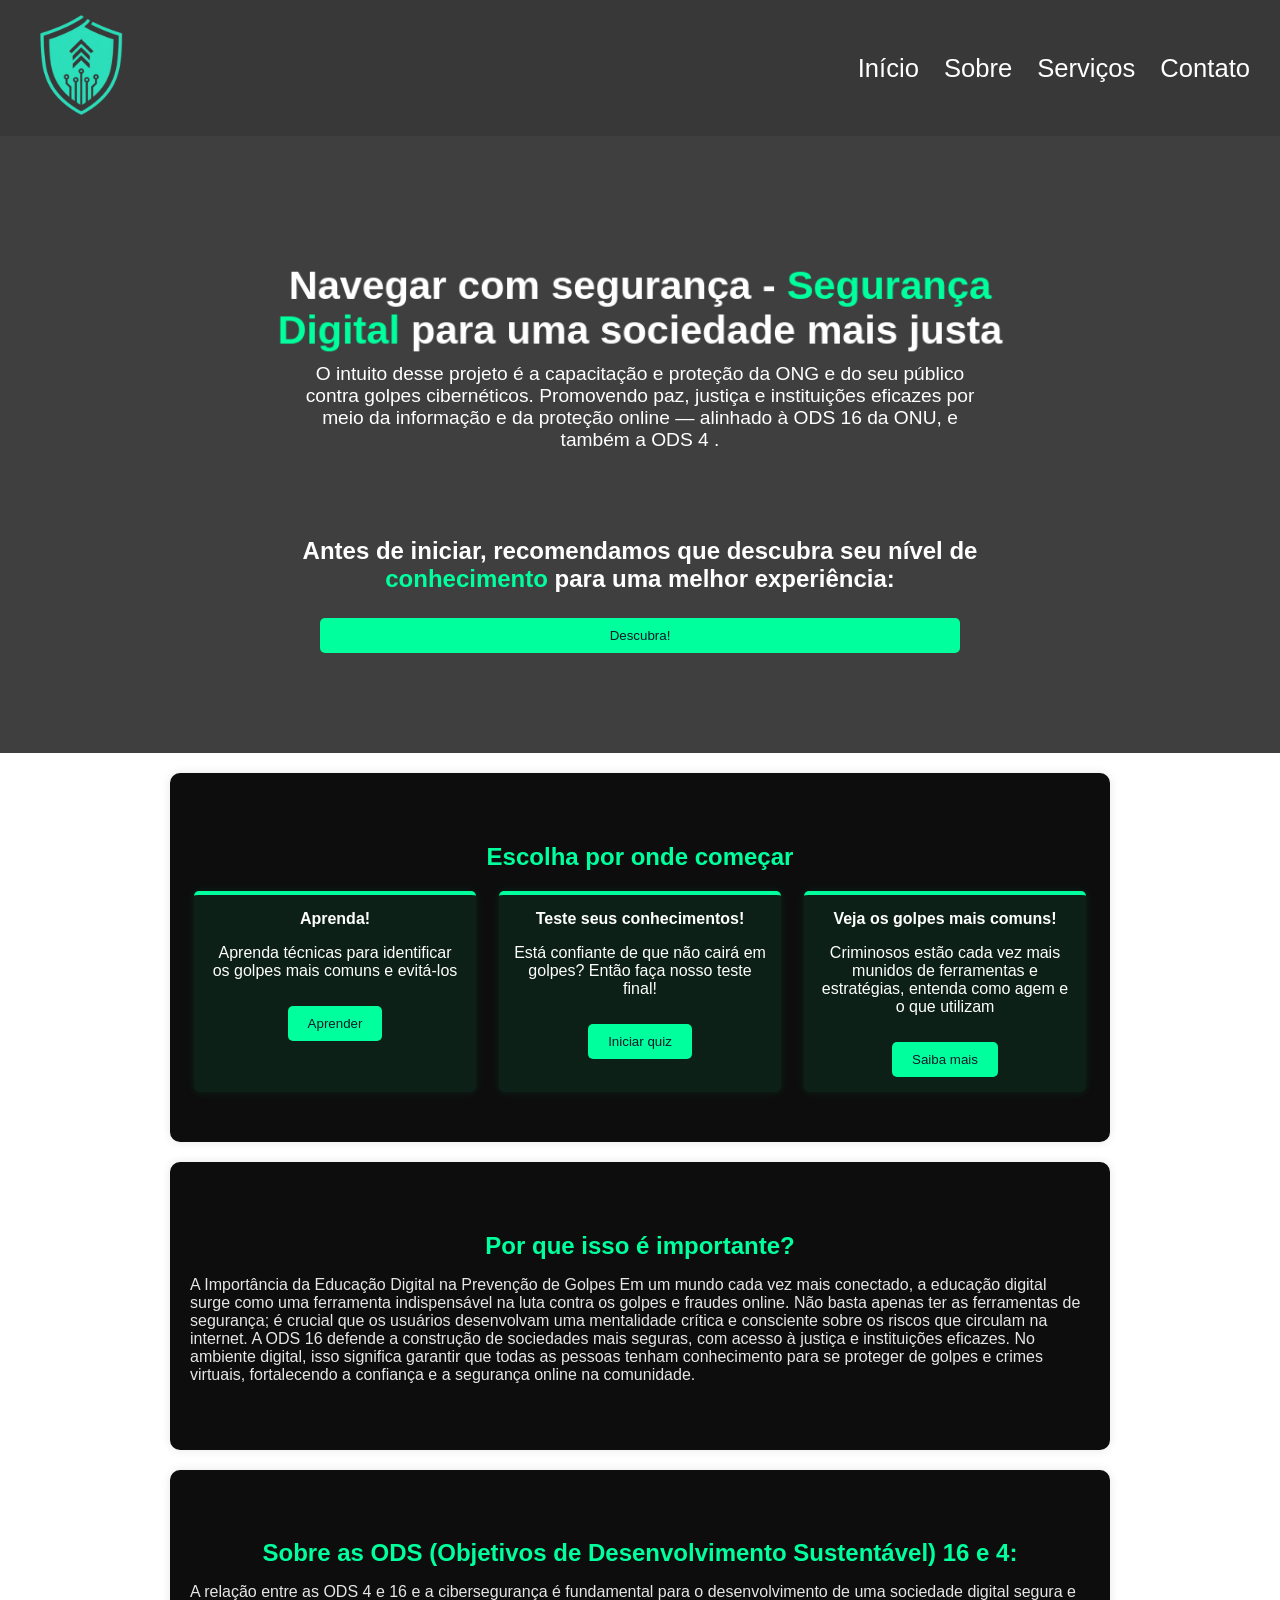
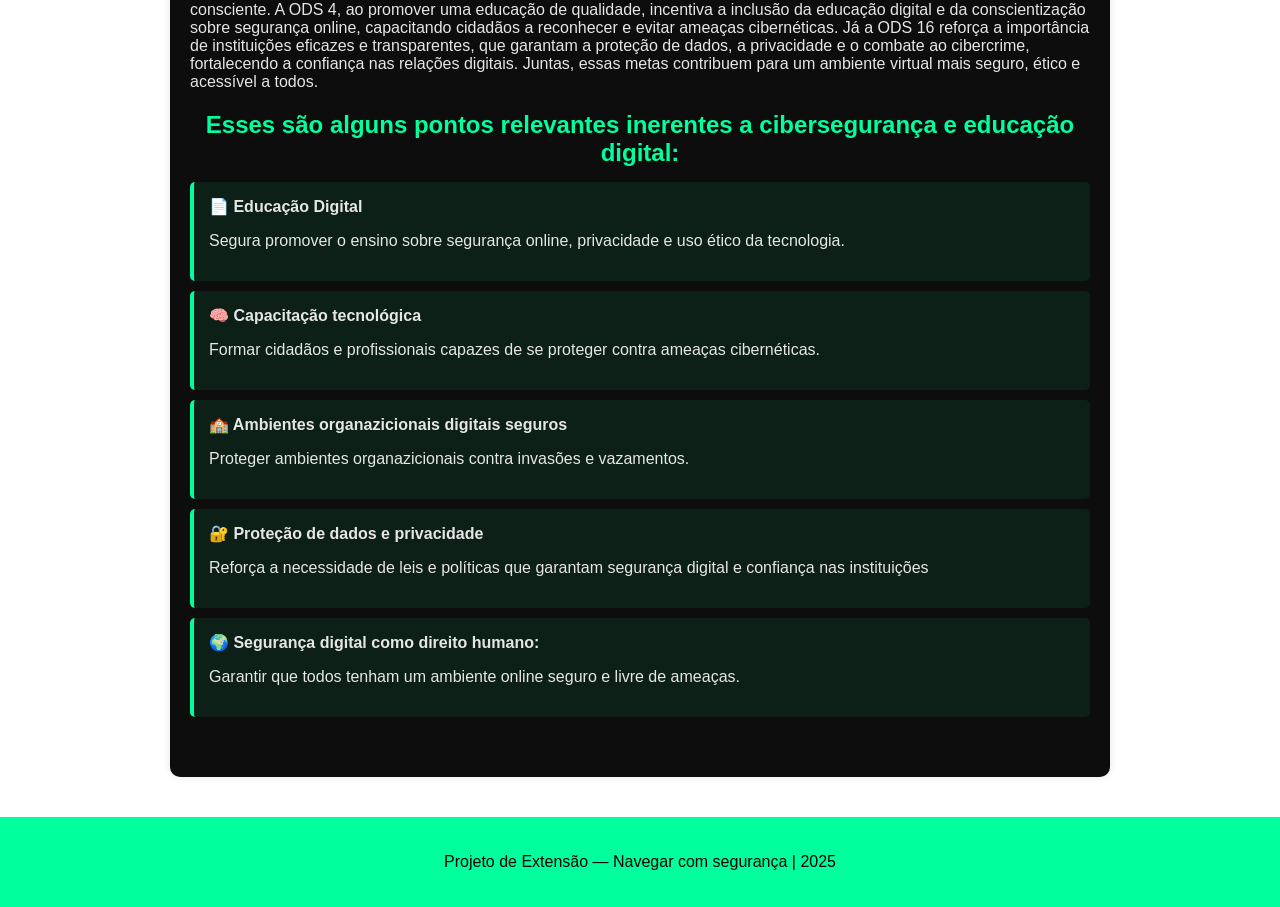
<file: index.html>
<!DOCTYPE html>
<html lang="pt-BR">
<head>
    <meta charset="UTF-8" />
    <meta name="viewport" content="width=device-width, initial-scale=1.0" />
    <link rel="stylesheet" href="css/style.css">
    <title>Página Inicial</title>
</head>
<body>

    <nav class="navbar">
    <div class="logo"><img src="assets/Gemini_Generated_Image_8ipore8ipore8ipo.png" style="width: 100px;" alt="Logo"></div>
    <ul class="nav-links" id="navLinks">
      <li><a href="#">Início</a></li>
      <li><a href="#">Sobre</a></li>
      <li><a href="#">Serviços</a></li>
      <li><a href="#">Contato</a></li>
    </ul>
    <div class="menu-toggle" id="menuToggle">&#9776;</div>
  </nav>

  <script>
    // Script simples para abrir/fechar o menu no mobile
    const menuToggle = document.getElementById('menuToggle');
    const navLinks = document.getElementById('navLinks');

    menuToggle.addEventListener('click', () => {
      navLinks.classList.toggle('active');
    });
  </script>



    <header class="hero">
        <div class="overlay"></div>
        <div class="conteudo-hero">
            <h1 class="animar"> Navegar com segurança - <span style="color: #00ff9d;"> Segurança Digital</span>  para uma sociedade mais justa</h1>
            <p>O intuito desse projeto é a capacitação e proteção da ONG e do seu público contra golpes cibernéticos. Promovendo paz, justiça e instituições eficazes por meio da informação e da proteção online — alinhado à ODS 16 da ONU, e também a ODS 4 . <br><br><br><br></p> 
            <h2 style="color: white;">Antes de iniciar, recomendamos que descubra seu nível de <span style="color: #00ff9d;"> conhecimento</span> para uma melhor experiência:</h2>
            <a href="quiz.html"><button style="width: 80%; " id="botao-opcoes">Descubra!</button></a>
        </div>
    </header>


<section id="opcoes-modulos">
  <h2>Escolha por onde começar</h2>

  <div class="container-modulos">
    <div class="modulos">
      <strong>Aprenda!</strong>
      <p>Aprenda técnicas para identificar os golpes mais comuns e evitá-los</p>
      <a href="aprenda.html"><button id="botao-opcoes" >Aprender</button></a>
    </div>

    <div class="modulos">
      <strong>Teste seus conhecimentos!</strong>
      <p>Está confiante de que não cairá em golpes? Então faça nosso teste final!</p>
      <a href="questionarioFinal.html"><button id="botao-opcoes">Iniciar quiz</button></a>
    </div>

    <div class="modulos">
      <strong>Veja os golpes mais comuns!</strong>
      <p>Criminosos estão cada vez mais munidos de ferramentas e estratégias, entenda como agem e o que utilizam</p>
      <a href="golpes.html"><button id="botao-opcoes">Saiba mais</button></a>
    </div>
  </div>
</section>


    <section id="importancia">
        <h2 style="text-align: center;">Por que isso é importante?</h2>
        <p>A Importância da Educação Digital na Prevenção de Golpes
            Em um mundo cada vez mais conectado, a educação digital surge como uma ferramenta indispensável na luta contra os golpes e fraudes online. Não basta apenas ter as ferramentas de segurança; é crucial que os usuários desenvolvam uma mentalidade crítica e consciente sobre os riscos que circulam na internet. 
            A ODS 16 defende a construção de sociedades mais seguras, com acesso à justiça e instituições eficazes. No ambiente digital, isso significa garantir que todas as pessoas tenham conhecimento para se proteger de golpes e crimes virtuais, fortalecendo a confiança e a segurança online na comunidade.</p>
    </section>


    <section id="tipos-golpes">
        <h2 style="text-align: center;">Sobre as ODS (Objetivos de Desenvolvimento Sustentável) 16 e 4:</h2>
        <p>A relação entre as ODS 4 e 16 e a cibersegurança é fundamental para o desenvolvimento de uma sociedade digital segura e consciente. A ODS 4, ao promover uma educação de qualidade, incentiva a inclusão da educação digital e da conscientização sobre segurança online, capacitando cidadãos a reconhecer e evitar ameaças cibernéticas. Já a ODS 16 reforça a importância de instituições eficazes e transparentes, que garantam a proteção de dados, a privacidade e o combate ao cibercrime, fortalecendo a confiança nas relações digitais. Juntas, essas metas contribuem para um ambiente virtual mais seguro, ético e acessível a todos.</p>

        <h2 style="text-align: center;">Esses são alguns pontos relevantes inerentes a cibersegurança e educação digital:</h2>

        <div class="golpe">
            <strong>📄 Educação Digital</strong>
            <p> Segura promover o ensino sobre segurança online, privacidade e uso ético da tecnologia.</p>
        </div>

        <div class="golpe">
            <strong>🧠 Capacitação tecnológica</strong>
            <p>Formar cidadãos e profissionais capazes de se proteger contra ameaças cibernéticas.</p>
        </div>

        <div class="golpe">
            <strong>🏫 Ambientes organazicionais digitais seguros</strong>
            <p> Proteger ambientes organazicionais contra invasões e vazamentos.</p>
        </div>

        <div class="golpe">
            <strong>🔐 Proteção de dados e privacidade</strong>
            <p>Reforça a necessidade de leis e políticas que garantam segurança digital e confiança nas instituições</p>
        </div>

        <div class="golpe">
            <strong>🌍 Segurança digital como direito humano:</strong>
            <p>Garantir que todos tenham um ambiente online seguro e livre de ameaças.</p>
        </div>

    </section>


    <footer>
        <p>Projeto de Extensão — Navegar com segurança | 2025</p>
    </footer>
</body>
</html>
</file>
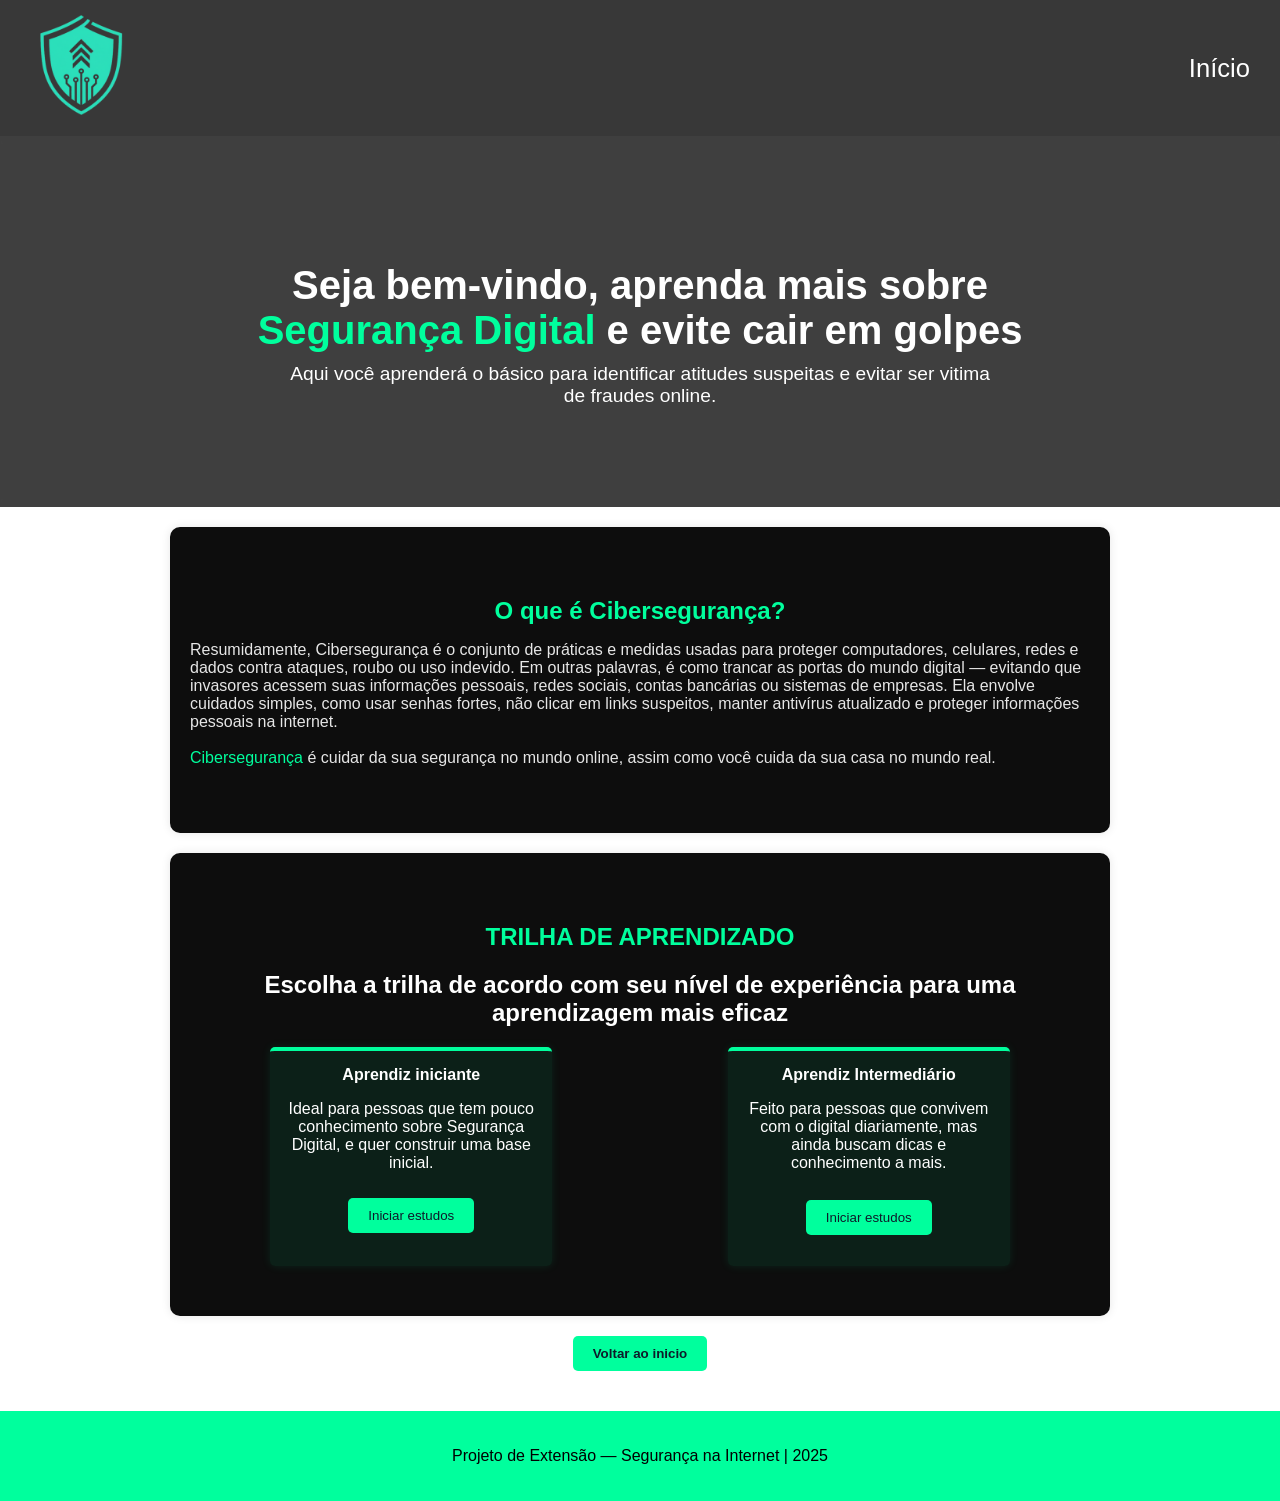
<file: aprenda.html>
<!DOCTYPE html>
<html lang="pt-BR">
<head>
    <meta charset="UTF-8" />
    <meta name="viewport" content="width=device-width, initial-scale=1.0" />
    <link rel="stylesheet" href="css/style.css">
    <title>Aprenda</title>
</head>
<body>

    <nav class="navbar">
    <div class="logo"><img src="assets/Gemini_Generated_Image_8ipore8ipore8ipo.png" style="width: 100px;" alt="Logo"></div>
    <ul class="nav-links" id="navLinks">
      <li><a href="index.html">Início</a></li>

    </ul>
    <div class="menu-toggle" id="menuToggle">&#9776;</div>
  </nav>

  <script>
    // Script simples para abrir/fechar o menu no mobile
    const menuToggle = document.getElementById('menuToggle');
    const navLinks = document.getElementById('navLinks');

    menuToggle.addEventListener('click', () => {
      navLinks.classList.toggle('active');
    });
  </script>



    <header class="hero">
        <div class="overlay"></div>
        <div class="conteudo-hero">
            <h1 class="animar"> Seja bem-vindo, aprenda mais sobre <span style="color: #00ff9d;"> Segurança Digital</span>  e evite cair em golpes</h1>
            <p> Aqui você aprenderá o básico para identificar atitudes suspeitas e evitar ser vitima de fraudes online.</p>
        </div>
    </header>


    <section id="importancia">
        <h2 style="text-align: center;">O que é Cibersegurança?</h2>
        <p>Resumidamente, Cibersegurança é o conjunto de práticas e medidas usadas para proteger computadores, celulares, redes e dados contra ataques, roubo ou uso indevido.
Em outras palavras, é como trancar as portas do mundo digital — evitando que invasores acessem suas informações pessoais, redes sociais, contas bancárias ou sistemas de empresas.
Ela envolve cuidados simples, como usar senhas fortes, não clicar em links suspeitos, manter antivírus atualizado e proteger informações pessoais na internet. <br><br>


<span style="color: #00ff9d;">Cibersegurança</span> é cuidar da sua segurança no mundo online, assim como você cuida da sua casa no mundo real.</p>
    </section>

<section id="opcoes-modulos">
    <h2> TRILHA DE APRENDIZADO</h2>
  <h2 style="color: white;">Escolha a trilha de acordo com seu nível de experiência para uma aprendizagem mais eficaz</h2>

  <div class="container-modulos">
    <div class="modulos">
      <strong>Aprendiz iniciante</strong>
      <p>Ideal para pessoas que tem pouco conhecimento sobre Segurança Digital, e quer construir uma base inicial.</p>
      <a href="trilhaIniciante.html"><button id="botao-opcoes">Iniciar estudos</button></a>
    </div>

    <div class="modulos">
      <strong>Aprendiz Intermediário</strong>
      <p>Feito para pessoas que convivem com o digital diariamente, mas ainda buscam dicas e conhecimento a mais. <BR><br>
      <a href="trilhaIntermediario.html"><button id="botao-opcoes">Iniciar estudos</button></a>
      

      
    </div>

  </div>
  
</section>


  <div style="text-align: center; margin-top: 20px; margin-bottom: 20px;">
    <a href="index.html"><button class="botao-form">Voltar ao inicio</button></a>
  </div>

    <footer>
        <p>Projeto de Extensão — Segurança na Internet | 2025</p>
    </footer>
</body>
</html>
</file>
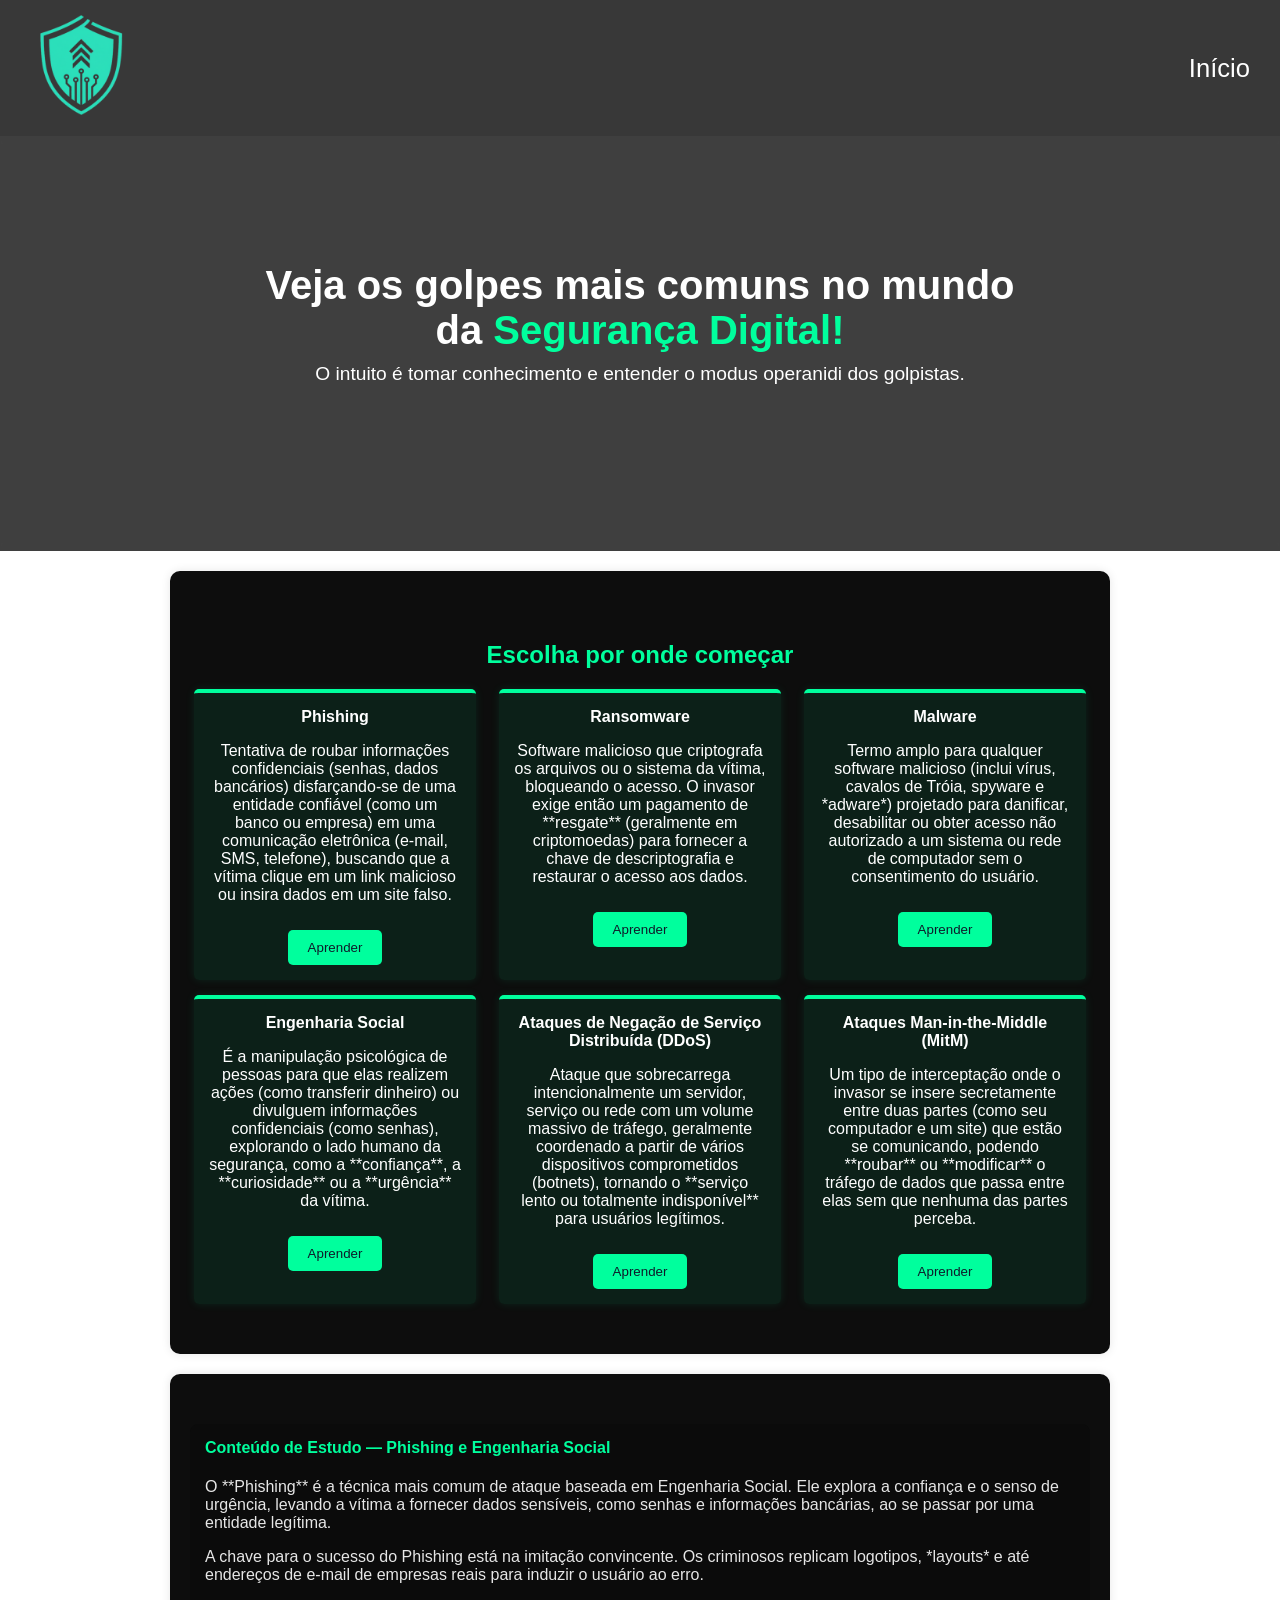
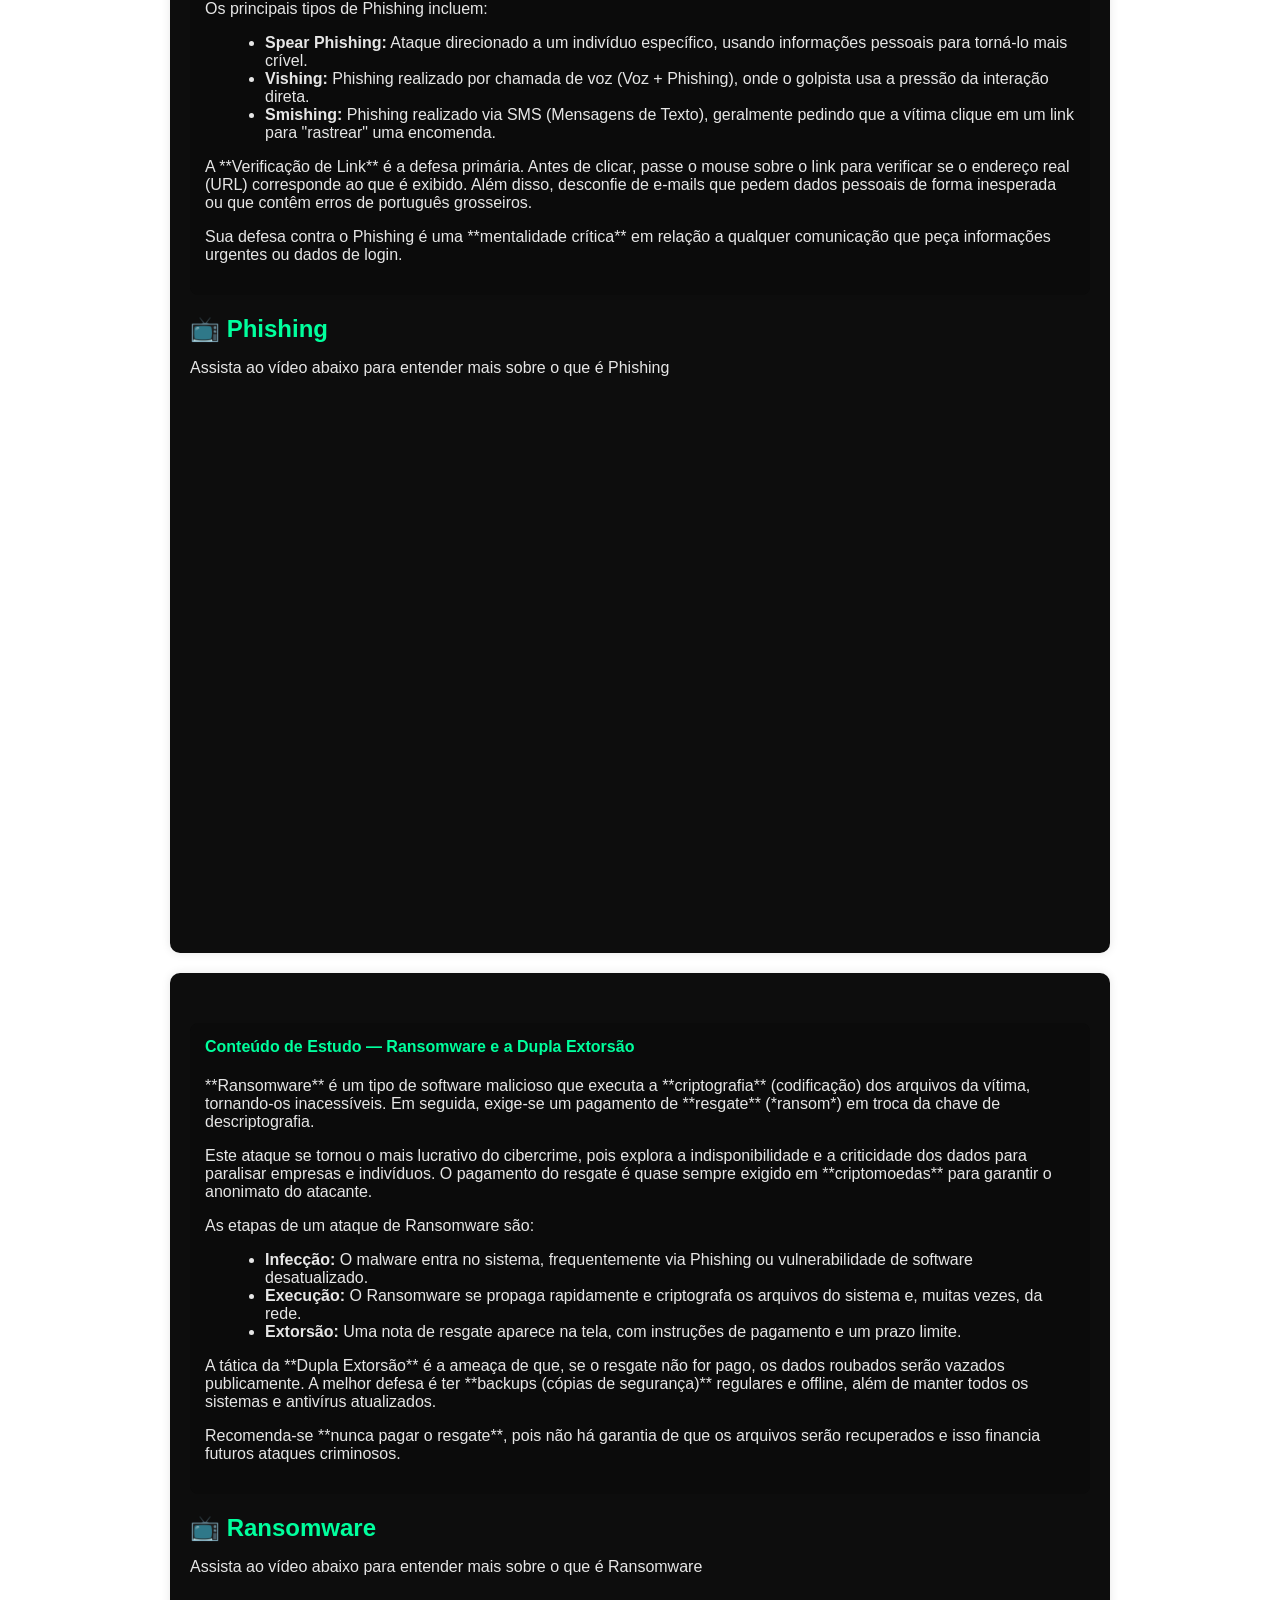
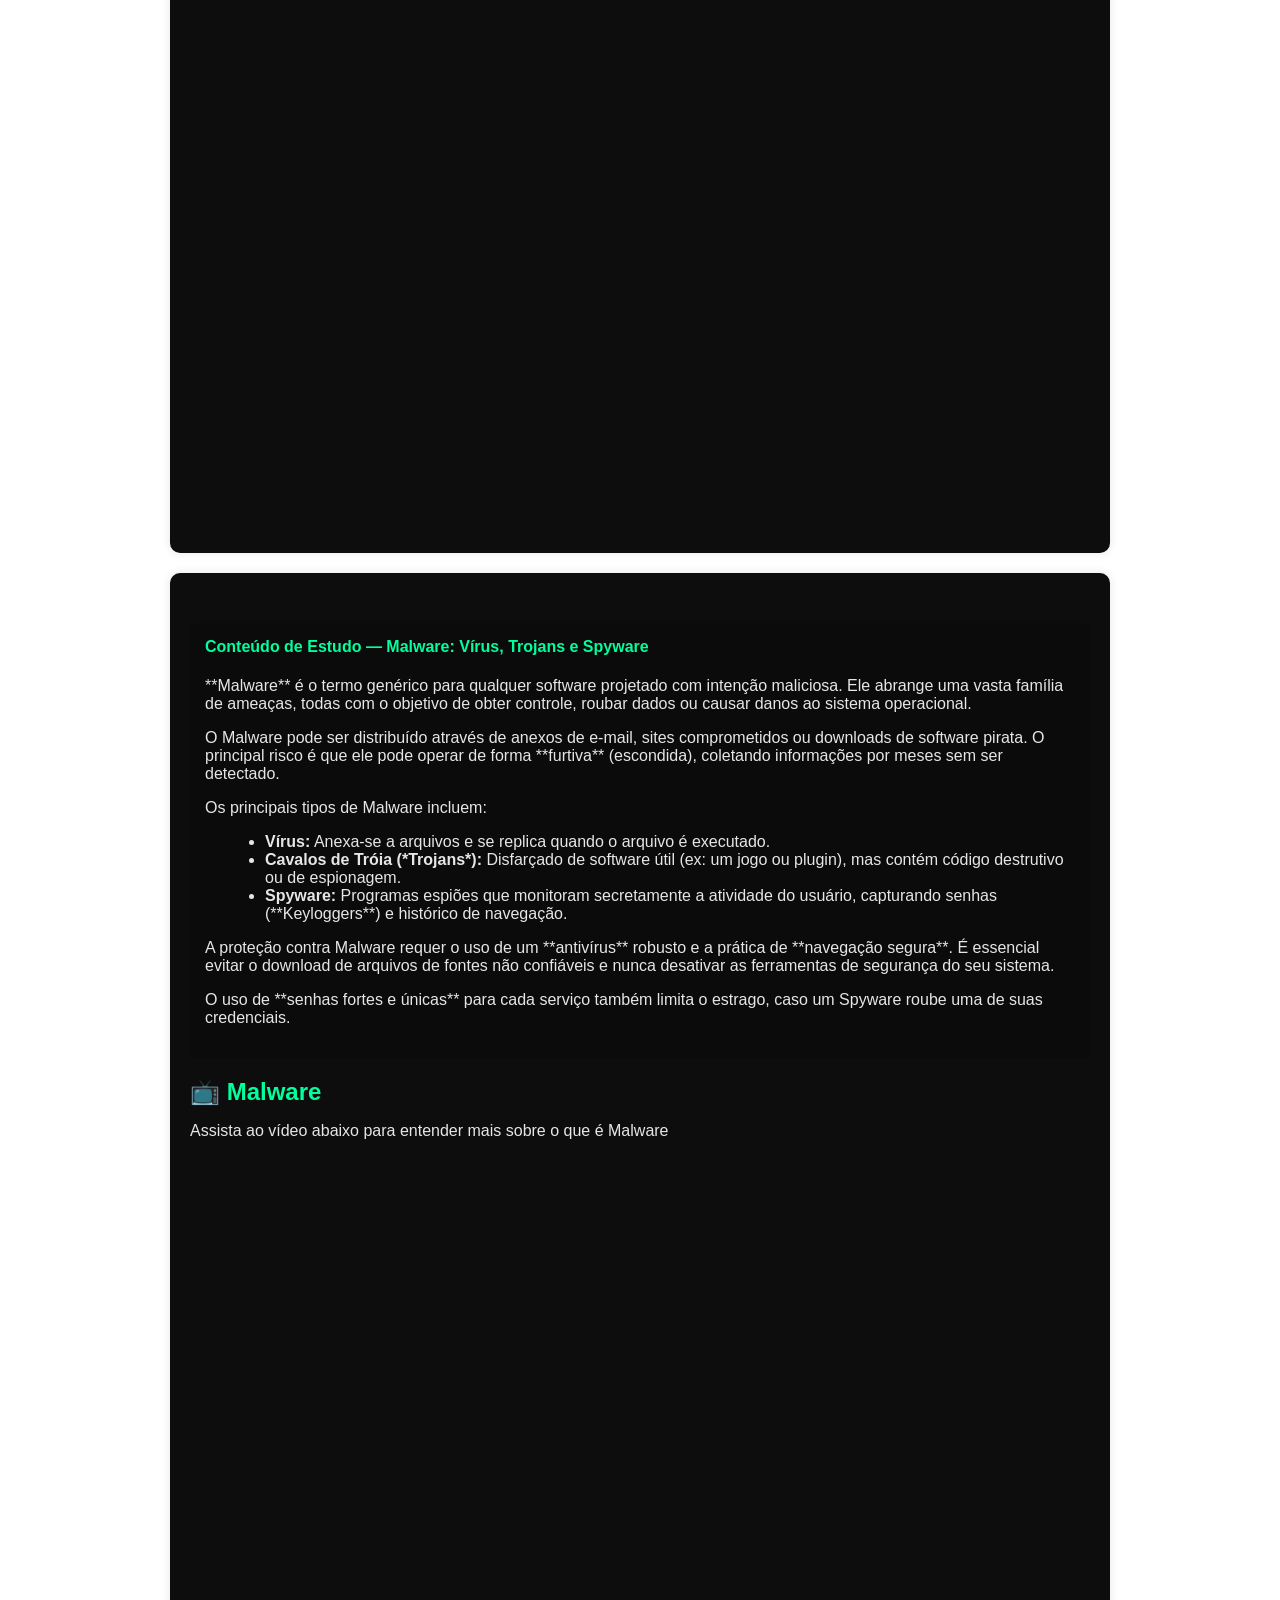
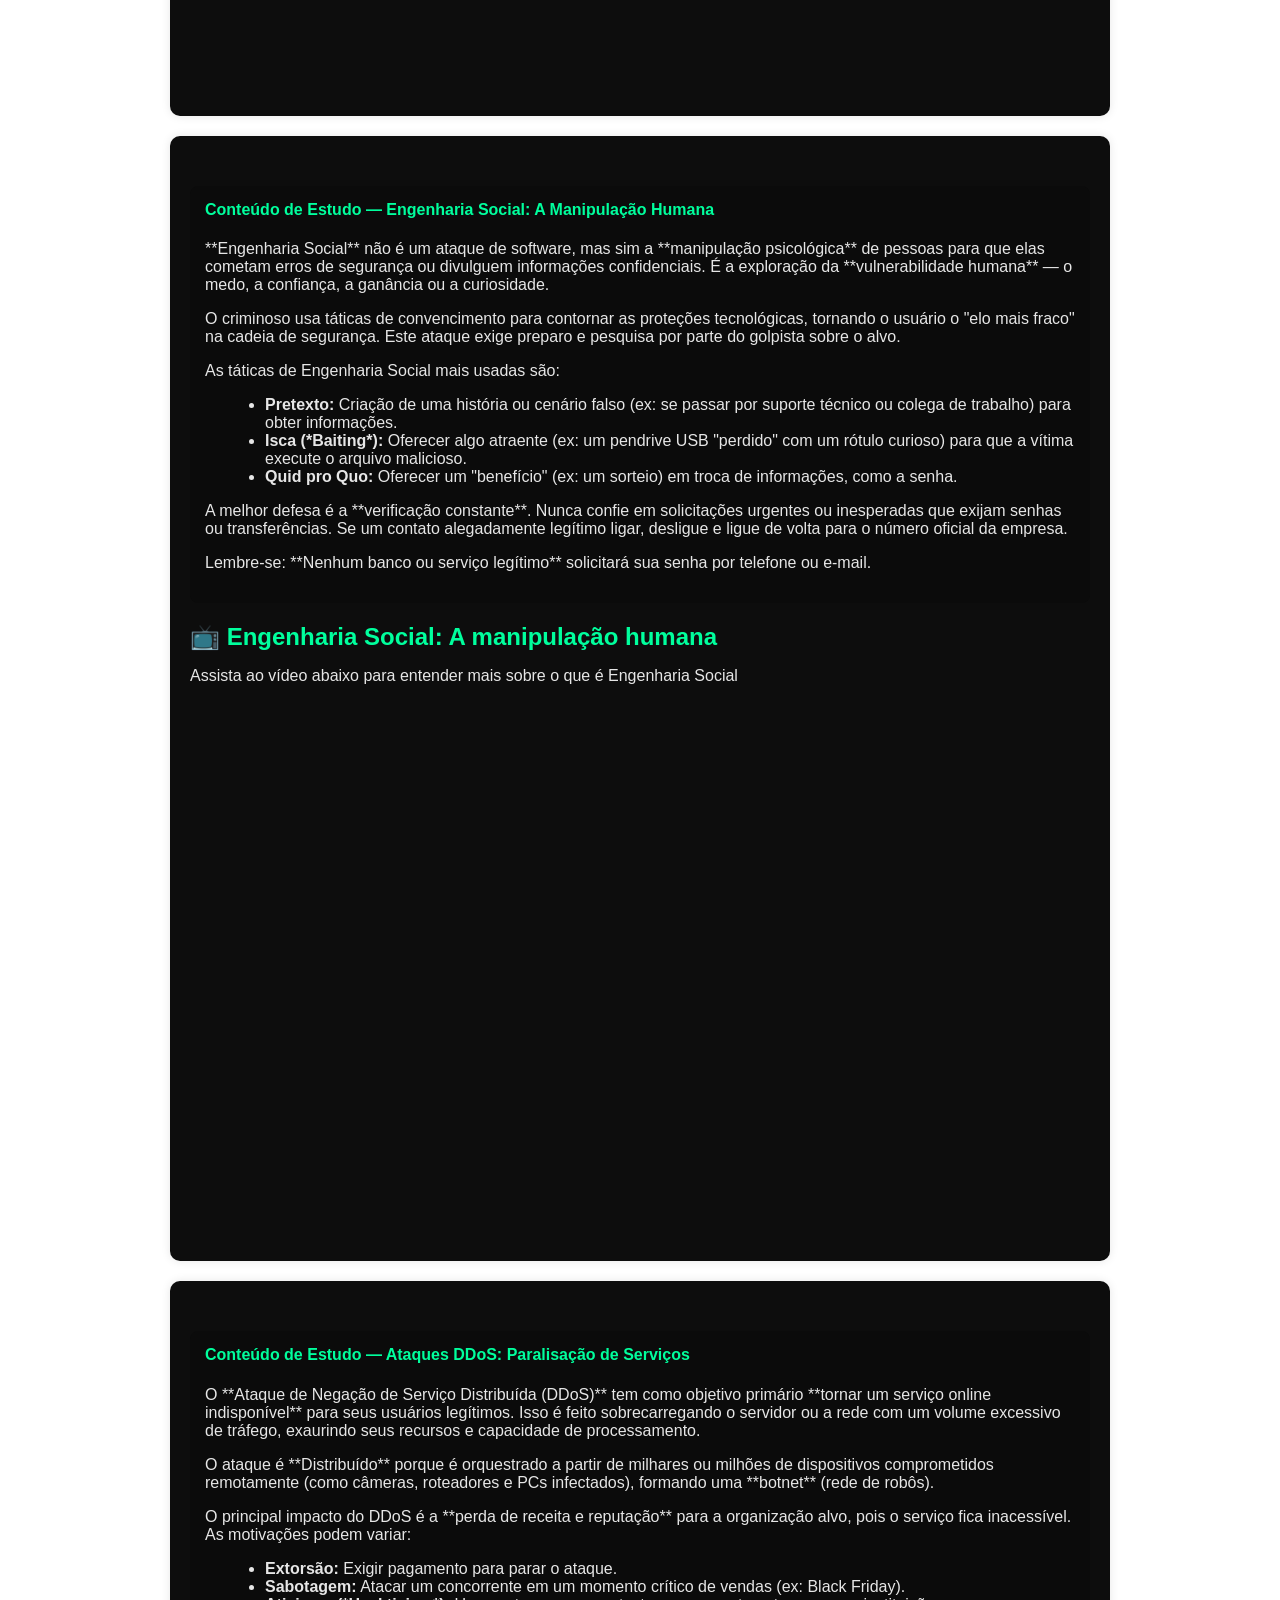
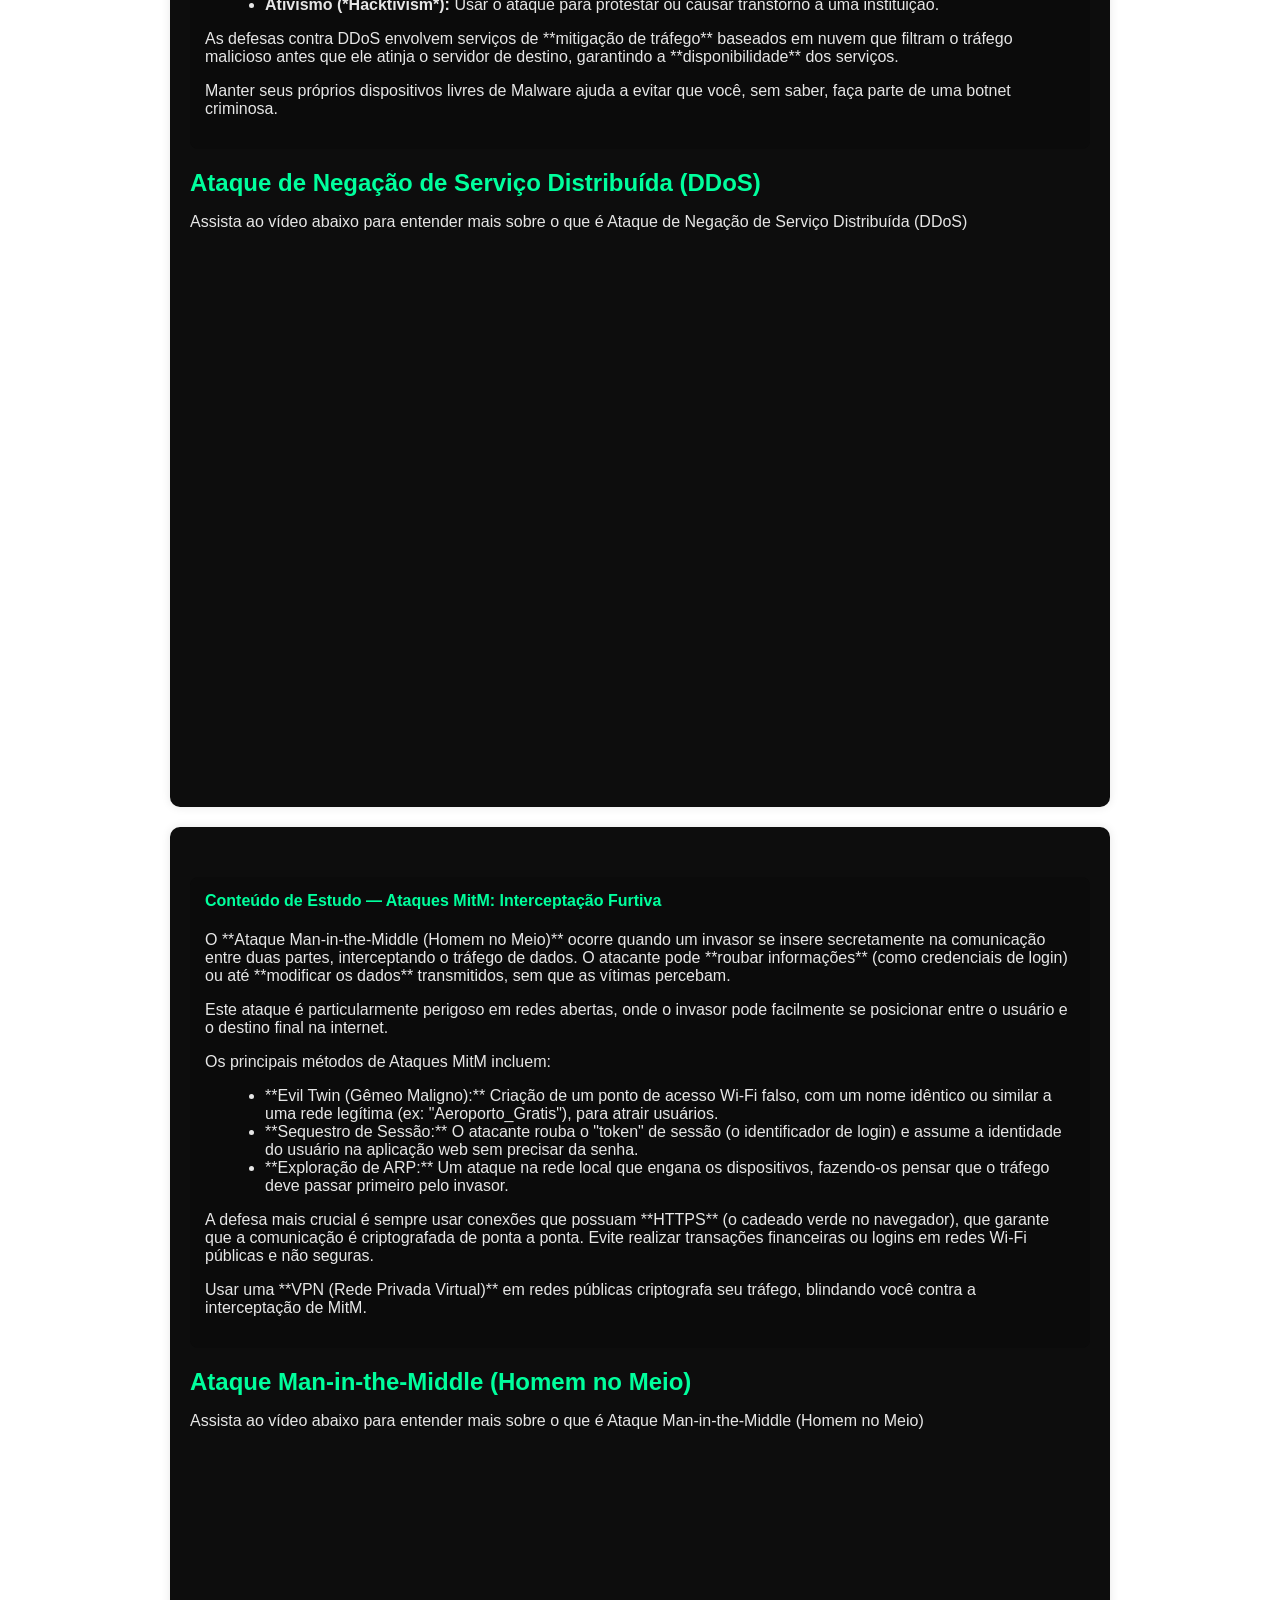
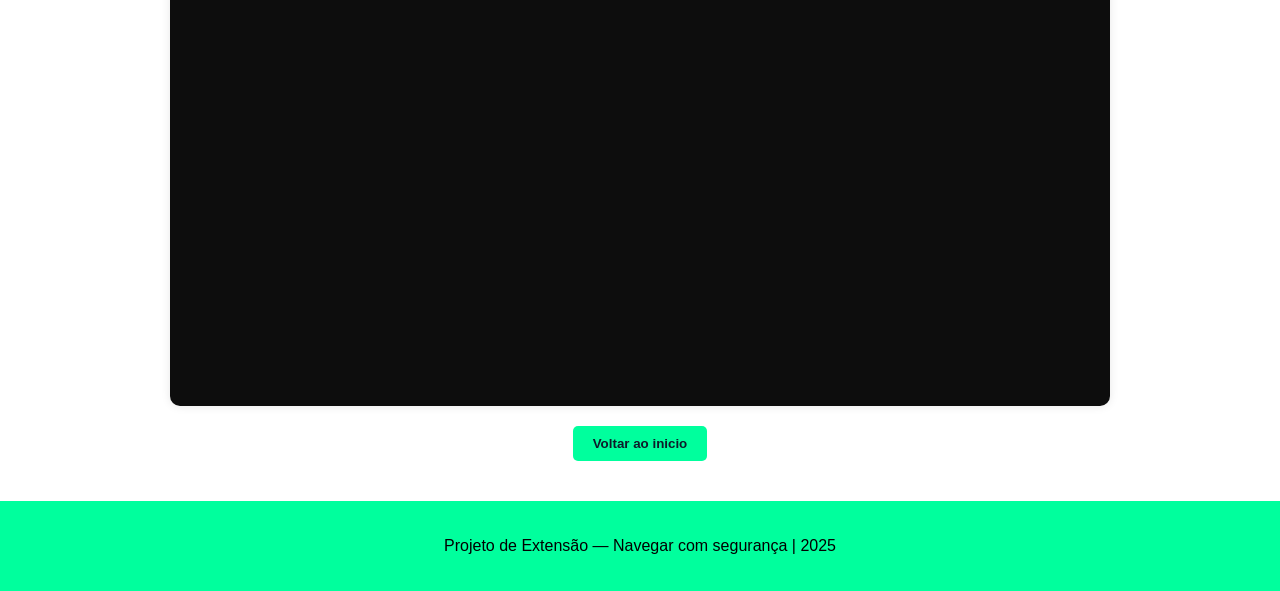
<file: golpes.html>
<!DOCTYPE html>
<html lang="pt-BR">

<head>
    <meta charset="UTF-8" />
    <meta name="viewport" content="width=device-width, initial-scale=1.0" />
    <link rel="stylesheet" href="css/style.css">
    <title>Golpes mais comuns</title>
</head>

<body>

    <nav class="navbar">
        <div class="logo"><img src="assets/Gemini_Generated_Image_8ipore8ipore8ipo.png" style="width: 100px;"
                alt="Logo"></div>
        <ul class="nav-links" id="navLinks">
            <li><a href="index.html">Início</a></li>

        </ul>
        <div class="menu-toggle" id="menuToggle">&#9776;</div>
    </nav>

    <script>
        // Script simples para abrir/fechar o menu no mobile
        const menuToggle = document.getElementById('menuToggle');
        const navLinks = document.getElementById('navLinks');

        menuToggle.addEventListener('click', () => {
            navLinks.classList.toggle('active');
        });
    </script>



    <header class="hero">
        <div class="overlay"></div>
        <div class="conteudo-hero">
            <h1 class="animar"> Veja os golpes mais comuns no mundo da <span style="color: #00ff9d;"> Segurança
                    Digital!</span> </h1>
            <p>O intuito é tomar conhecimento e entender o modus operanidi dos golpistas.<br><br><br><br></p>

        </div>
    </header>


    <section id="opcoes-modulos">
        <h2>Escolha por onde começar</h2>

        <div class="container-modulos">

            <div class="modulos">
                <strong>Phishing</strong>
                <p>Tentativa de roubar informações confidenciais (senhas, dados bancários) disfarçando-se de uma
                    entidade confiável (como um banco ou empresa) em uma comunicação eletrônica (e-mail, SMS, telefone),
                    buscando que a vítima clique em um link malicioso ou insira dados em um site falso.</p>
                <a href="#phishing"><button id="botao-opcoes">Aprender</button></a>
            </div>

            <div class="modulos">
                <strong>Ransomware</strong>
                <p>Software malicioso que criptografa os arquivos ou o sistema da vítima, bloqueando o acesso. O invasor
                    exige então um pagamento de **resgate** (geralmente em criptomoedas) para fornecer a chave de
                    descriptografia e restaurar o acesso aos dados.</p>
                <a href="#ransomware"> <button id="botao-opcoes">Aprender</button></a>
            </div>

            <div class="modulos">
                <strong>Malware</strong>
                <p>Termo amplo para qualquer software malicioso (inclui vírus, cavalos de Tróia, spyware e *adware*)
                    projetado para danificar, desabilitar ou obter acesso não autorizado a um sistema ou rede de
                    computador sem o consentimento do usuário.</p>
                <a href="#malware"><button id="botao-opcoes">Aprender</button></a>
            </div>

            <div class="modulos">
                <strong>Engenharia Social</strong>
                <p>É a manipulação psicológica de pessoas para que elas realizem ações (como transferir dinheiro) ou
                    divulguem informações confidenciais (como senhas), explorando o lado humano da segurança, como a
                    **confiança**, a **curiosidade** ou a **urgência** da vítima.</p>
                <a href="#engenhariasocial"><button id="botao-opcoes">Aprender</button></a>
            </div>

            <div class="modulos">
                <strong>Ataques de Negação de Serviço Distribuída (DDoS)</strong>
                <p>Ataque que sobrecarrega intencionalmente um servidor, serviço ou rede com um volume massivo de
                    tráfego, geralmente coordenado a partir de vários dispositivos comprometidos (botnets), tornando o
                    **serviço lento ou totalmente indisponível** para usuários legítimos.</p>
                <a href="#ddos"><button id="botao-opcoes">Aprender</button></a>
            </div>

            <div class="modulos">
                <strong>Ataques Man-in-the-Middle (MitM)</strong>
                <p>Um tipo de interceptação onde o invasor se insere secretamente entre duas partes (como seu computador
                    e um site) que estão se comunicando, podendo **roubar** ou **modificar** o tráfego de dados que
                    passa entre elas sem que nenhuma das partes perceba.</p>
               <a href="#mitm"> <button id="botao-opcoes">Aprender</button> </a>
            </div>

        </div>
    </section>

   
    <section id="importancia">

        <div id="phishing" class="estudo" style="background:#0b0b0b;padding:15px;border-radius:8px;margin-bottom:12px;color:#e6e6e6;">
            <h4 style="color:#00ff9d;margin-top:0;">Conteúdo de Estudo — Phishing e Engenharia Social</h4>
            <p>O **Phishing** é a técnica mais comum de ataque baseada em Engenharia Social. Ele explora a confiança e o
                senso de urgência, levando a vítima a fornecer dados sensíveis, como senhas e informações bancárias, ao
                se passar por uma entidade legítima.</p>

            <p>A chave para o sucesso do Phishing está na imitação convincente. Os criminosos replicam logotipos,
                *layouts* e até endereços de e-mail de empresas reais para induzir o usuário ao erro.</p>

            <p>Os principais tipos de Phishing incluem:</p>

            <ul>
                <li><strong>Spear Phishing:</strong> Ataque direcionado a um indivíduo específico, usando informações
                    pessoais para torná-lo mais crível.</li>
                <li><strong>Vishing:</strong> Phishing realizado por chamada de voz (Voz + Phishing), onde o golpista
                    usa a pressão da interação direta.</li>
                <li><strong>Smishing:</strong> Phishing realizado via SMS (Mensagens de Texto), geralmente pedindo que a
                    vítima clique em um link para "rastrear" uma encomenda.</li>
            </ul>

            <p>A **Verificação de Link** é a defesa primária. Antes de clicar, passe o mouse sobre o link para verificar
                se o endereço real (URL) corresponde ao que é exibido. Além disso, desconfie de e-mails que pedem dados
                pessoais de forma inesperada ou que contêm erros de português grosseiros.</p>

            <p>Sua defesa contra o Phishing é uma **mentalidade crítica** em relação a qualquer comunicação que peça
                informações urgentes ou dados de login.</p>
        </div>

            
        <h2>📺 Phishing</h2>
        <p>Assista ao vídeo abaixo para entender mais sobre o que é Phishing</p>
        <div class="video-container">
            <iframe width="640" height="360" src="https://www.youtube.com/embed/epKElqLAgX0" title="O que é Phishing? Como se proteger?" frameborder="0" allow="accelerometer; autoplay; clipboard-write; encrypted-media; gyroscope; picture-in-picture; web-share" referrerpolicy="strict-origin-when-cross-origin" allowfullscreen></iframe>
        </div>


    </section>

    <section id="importancia">
        <div id="ransomware" class="estudo" style="background:#0b0b0b;padding:15px;border-radius:8px;margin-bottom:12px;color:#e6e6e6;">
            <h4 style="color:#00ff9d;margin-top:0;">Conteúdo de Estudo — Ransomware e a Dupla Extorsão</h4>
            <p>**Ransomware** é um tipo de software malicioso que executa a **criptografia** (codificação) dos arquivos
                da vítima, tornando-os inacessíveis. Em seguida, exige-se um pagamento de **resgate** (*ransom*) em
                troca da chave de descriptografia.</p>

            <p>Este ataque se tornou o mais lucrativo do cibercrime, pois explora a indisponibilidade e a criticidade
                dos dados para paralisar empresas e indivíduos. O pagamento do resgate é quase sempre exigido em
                **criptomoedas** para garantir o anonimato do atacante.</p>

            <p>As etapas de um ataque de Ransomware são:</p>

            <ul>
                <li><strong>Infecção:</strong> O malware entra no sistema, frequentemente via Phishing ou
                    vulnerabilidade de software desatualizado.</li>
                <li><strong>Execução:</strong> O Ransomware se propaga rapidamente e criptografa os arquivos do sistema
                    e, muitas vezes, da rede.</li>
                <li><strong>Extorsão:</strong> Uma nota de resgate aparece na tela, com instruções de pagamento e um
                    prazo limite.</li>
            </ul>

            <p>A tática da **Dupla Extorsão** é a ameaça de que, se o resgate não for pago, os dados roubados serão
                vazados publicamente. A melhor defesa é ter **backups (cópias de segurança)** regulares e offline, além
                de manter todos os sistemas e antivírus atualizados.</p>

            <p>Recomenda-se **nunca pagar o resgate**, pois não há garantia de que os arquivos serão recuperados e isso
                financia futuros ataques criminosos.</p>
        </div>

        <h2>📺 Ransomware </h2>
        <p>Assista ao vídeo abaixo para entender mais sobre o que é Ransomware</p>
        <div class="video-container">
        <iframe width="640" height="360" src="https://www.youtube.com/embed/x9PgxTSbo0o" title="RANSOMWARE: o que é e COMO SE PROTEGER?" frameborder="0" allow="accelerometer; autoplay; clipboard-write; encrypted-media; gyroscope; picture-in-picture; web-share" referrerpolicy="strict-origin-when-cross-origin" allowfullscreen></iframe>     
        </div>

    </section>
    <section id="importancia">
        <div id="malware" class="estudo" style="background:#0b0b0b;padding:15px;border-radius:8px;margin-bottom:12px;color:#e6e6e6;">
            <h4 style="color:#00ff9d;margin-top:0;">Conteúdo de Estudo — Malware: Vírus, Trojans e Spyware</h4>
            <p>**Malware** é o termo genérico para qualquer software projetado com intenção maliciosa. Ele abrange uma
                vasta família de ameaças, todas com o objetivo de obter controle, roubar dados ou causar danos ao
                sistema operacional.</p>

            <p>O Malware pode ser distribuído através de anexos de e-mail, sites comprometidos ou downloads de software
                pirata. O principal risco é que ele pode operar de forma **furtiva** (escondida), coletando informações
                por meses sem ser detectado.</p>

            <p>Os principais tipos de Malware incluem:</p>

            <ul>
                <li><strong>Vírus:</strong> Anexa-se a arquivos e se replica quando o arquivo é executado.</li>
                <li><strong>Cavalos de Tróia (*Trojans*):</strong> Disfarçado de software útil (ex: um jogo ou plugin),
                    mas contém código destrutivo ou de espionagem.</li>
                <li><strong>Spyware:</strong> Programas espiões que monitoram secretamente a atividade do usuário,
                    capturando senhas (**Keyloggers**) e histórico de navegação.</li>
            </ul>

            <p>A proteção contra Malware requer o uso de um **antivírus** robusto e a prática de **navegação segura**. É
                essencial evitar o download de arquivos de fontes não confiáveis e nunca desativar as ferramentas de
                segurança do seu sistema.</p>

            <p>O uso de **senhas fortes e únicas** para cada serviço também limita o estrago, caso um Spyware roube uma
                de suas credenciais.</p>
        </div>

        <h2>📺 Malware </h2>
        <p>Assista ao vídeo abaixo para entender mais sobre o que é Malware</p>
        <div class="video-container">
        <iframe width="640" height="360" src="https://www.youtube.com/embed/vCsCnX_h5BM" title="Todos os Tipos de Malwares de Computadores Explicados em 5 Minutos" frameborder="0" allow="accelerometer; autoplay; clipboard-write; encrypted-media; gyroscope; picture-in-picture; web-share" referrerpolicy="strict-origin-when-cross-origin" allowfullscreen></iframe>     
        </div>

    </section>
    <section id="importancia">
        <div id="engenhariasocial" class="estudo" style="background:#0b0b0b;padding:15px;border-radius:8px;margin-bottom:12px;color:#e6e6e6;">
            <h4 style="color:#00ff9d;margin-top:0;">Conteúdo de Estudo — Engenharia Social: A Manipulação Humana</h4>
            <p>**Engenharia Social** não é um ataque de software, mas sim a **manipulação psicológica** de pessoas para
                que elas cometam erros de segurança ou divulguem informações confidenciais. É a exploração da
                **vulnerabilidade humana** — o medo, a confiança, a ganância ou a curiosidade.</p>

            <p>O criminoso usa táticas de convencimento para contornar as proteções tecnológicas, tornando o usuário o
                "elo mais fraco" na cadeia de segurança. Este ataque exige preparo e pesquisa por parte do golpista
                sobre o alvo.</p>

            <p>As táticas de Engenharia Social mais usadas são:</p>

            <ul>
                <li><strong>Pretexto:</strong> Criação de uma história ou cenário falso (ex: se passar por suporte
                    técnico ou colega de trabalho) para obter informações.</li>
                <li><strong>Isca (*Baiting*):</strong> Oferecer algo atraente (ex: um pendrive USB "perdido" com um
                    rótulo curioso) para que a vítima execute o arquivo malicioso.</li>
                <li><strong>Quid pro Quo:</strong> Oferecer um "benefício" (ex: um sorteio) em troca de informações,
                    como a senha.</li>
            </ul>

            <p>A melhor defesa é a **verificação constante**. Nunca confie em solicitações urgentes ou inesperadas que
                exijam senhas ou transferências. Se um contato alegadamente legítimo ligar, desligue e ligue de volta
                para o número oficial da empresa.</p>

            <p>Lembre-se: **Nenhum banco ou serviço legítimo** solicitará sua senha por telefone ou e-mail.</p>
        </div>

        <h2>📺 Engenharia Social: A manipulação humana </h2>
        <p>Assista ao vídeo abaixo para entender mais sobre o que é Engenharia Social </p>
        <div class="video-container">
        <iframe width="640" height="360" src="https://www.youtube.com/embed/e4geEP58oi4" title="O QUE É ENGENHARIA SOCIAL?" frameborder="0" allow="accelerometer; autoplay; clipboard-write; encrypted-media; gyroscope; picture-in-picture; web-share" referrerpolicy="strict-origin-when-cross-origin" allowfullscreen></iframe>     
        </div>

    </section>
    <section id="importancia">
        <div id="ddos" class="estudo" style="background:#0b0b0b;padding:15px;border-radius:8px;margin-bottom:12px;color:#e6e6e6;">
            <h4 style="color:#00ff9d;margin-top:0;">Conteúdo de Estudo — Ataques DDoS: Paralisação de Serviços</h4>
            <p>O **Ataque de Negação de Serviço Distribuída (DDoS)** tem como objetivo primário **tornar um serviço
                online indisponível** para seus usuários legítimos. Isso é feito sobrecarregando o servidor ou a rede
                com um volume excessivo de tráfego, exaurindo seus recursos e capacidade de processamento.</p>

            <p>O ataque é **Distribuído** porque é orquestrado a partir de milhares ou milhões de dispositivos
                comprometidos remotamente (como câmeras, roteadores e PCs infectados), formando uma **botnet** (rede de
                robôs).</p>

            <p>O principal impacto do DDoS é a **perda de receita e reputação** para a organização alvo, pois o serviço
                fica inacessível. As motivações podem variar:</p>

            <ul>
                <li><strong>Extorsão:</strong> Exigir pagamento para parar o ataque.</li>
                <li><strong>Sabotagem:</strong> Atacar um concorrente em um momento crítico de vendas (ex: Black
                    Friday).</li>
                <li><strong>Ativismo (*Hacktivism*):</strong> Usar o ataque para protestar ou causar transtorno a uma
                    instituição.</li>
            </ul>

            <p>As defesas contra DDoS envolvem serviços de **mitigação de tráfego** baseados em nuvem que filtram o
                tráfego malicioso antes que ele atinja o servidor de destino, garantindo a **disponibilidade** dos
                serviços.</p>

            <p>Manter seus próprios dispositivos livres de Malware ajuda a evitar que você, sem saber, faça parte de uma
                botnet criminosa.</p>
        </div>

                <h2> Ataque de Negação de Serviço Distribuída (DDoS) </h2>
        <p>Assista ao vídeo abaixo para entender mais sobre o que é Ataque de Negação de Serviço Distribuída (DDoS) </p>
        <div class="video-container">
        <iframe width="640" height="360" src="https://www.youtube.com/embed/UN1-wKAVB2Q" title="DoS e DDoS" frameborder="0" allow="accelerometer; autoplay; clipboard-write; encrypted-media; gyroscope; picture-in-picture; web-share" referrerpolicy="strict-origin-when-cross-origin" allowfullscreen></iframe>     
        </div>

    </section>
    <section id="importancia">
        <div id="mitm" class="estudo" style="background:#0b0b0b;padding:15px;border-radius:8px;margin-bottom:12px;color:#e6e6e6;">
            <h4 style="color:#00ff9d;margin-top:0;">Conteúdo de Estudo — Ataques MitM: Interceptação Furtiva</h4>
            <p>O **Ataque Man-in-the-Middle (Homem no Meio)** ocorre quando um invasor se insere secretamente na
                comunicação entre duas partes, interceptando o tráfego de dados. O atacante pode **roubar informações**
                (como credenciais de login) ou até **modificar os dados** transmitidos, sem que as vítimas percebam.</p>

            <p>Este ataque é particularmente perigoso em redes abertas, onde o invasor pode facilmente se posicionar
                entre o usuário e o destino final na internet.</p>

            <p>Os principais métodos de Ataques MitM incluem:</p>

            <ul>
                <li>**Evil Twin (Gêmeo Maligno):** Criação de um ponto de acesso Wi-Fi falso, com um nome idêntico ou
                    similar a uma rede legítima (ex: "Aeroporto_Gratis"), para atrair usuários.</li>
                <li>**Sequestro de Sessão:** O atacante rouba o "token" de sessão (o identificador de login) e assume a
                    identidade do usuário na aplicação web sem precisar da senha.</li>
                <li>**Exploração de ARP:** Um ataque na rede local que engana os dispositivos, fazendo-os pensar que o
                    tráfego deve passar primeiro pelo invasor.</li>
            </ul>

            <p>A defesa mais crucial é sempre usar conexões que possuam **HTTPS** (o cadeado verde no navegador), que
                garante que a comunicação é criptografada de ponta a ponta. Evite realizar transações financeiras ou
                logins em redes Wi-Fi públicas e não seguras.</p>

            <p>Usar uma **VPN (Rede Privada Virtual)** em redes públicas criptografa seu tráfego, blindando você contra
                a interceptação de MitM.</p>
        </div>

                       <h2>Ataque Man-in-the-Middle (Homem no Meio)</h2>
        <p>Assista ao vídeo abaixo para entender mais sobre o que é Ataque Man-in-the-Middle (Homem no Meio) </p>
        <div class="video-container">
        <iframe width="640" height="360" src="https://www.youtube.com/embed/toBxNMpbYgg" title="Man-in-the-Middle" frameborder="0" allow="accelerometer; autoplay; clipboard-write; encrypted-media; gyroscope; picture-in-picture; web-share" referrerpolicy="strict-origin-when-cross-origin" allowfullscreen></iframe>    
        </div>


    </section>

  <div style="text-align: center; margin-top: 20px; margin-bottom: 20px;">
    <a href="index.html"><button class="botao-form">Voltar ao inicio</button></a>
  </div>

    <footer>
        <p>Projeto de Extensão — Navegar com segurança | 2025</p>
    </footer>
</body>

</html>
</file>
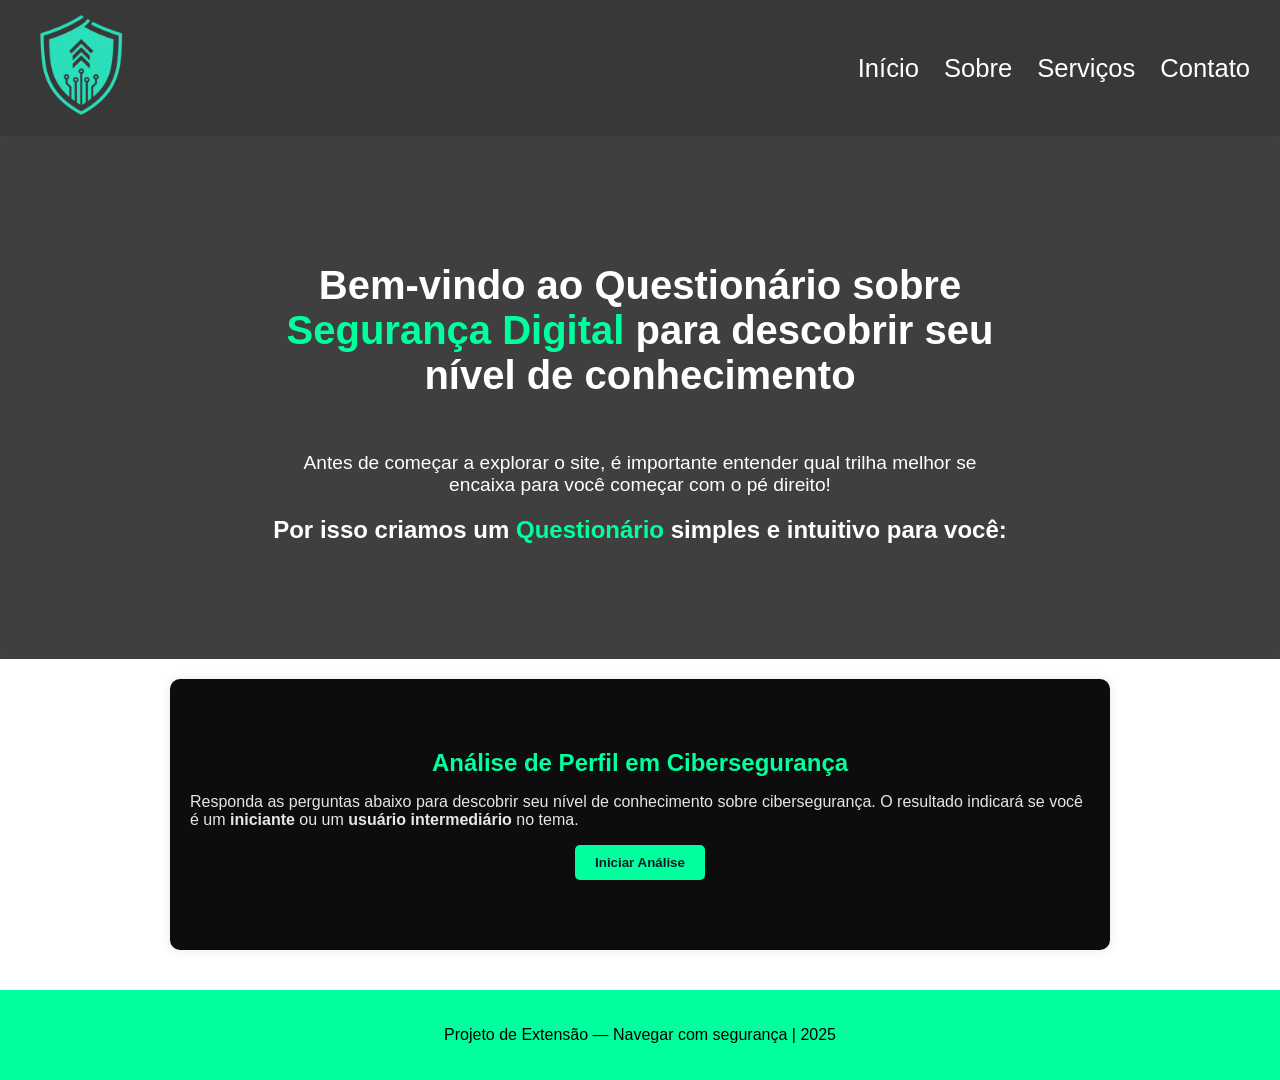
<file: quiz.html>
<!DOCTYPE html>
<html lang="pt-BR">
<head>
    <meta charset="UTF-8" />
    <meta name="viewport" content="width=device-width, initial-scale=1.0" />
    <link rel="stylesheet" href="css/style.css">
    <title>Quiz</title>
</head>
<body>

    <nav class="navbar">
    <div class="logo"><img src="assets/Gemini_Generated_Image_8ipore8ipore8ipo.png" style="width: 100px;" alt="Logo"></div>
    <ul class="nav-links" id="navLinks">
      <li><a href="#">Início</a></li>
      <li><a href="#">Sobre</a></li>
      <li><a href="#">Serviços</a></li>
      <li><a href="#">Contato</a></li>
    </ul>
    <div class="menu-toggle" id="menuToggle">&#9776;</div>
  </nav>

  <script>
    // Script simples para abrir/fechar o menu no mobile
    const menuToggle = document.getElementById('menuToggle');
    const navLinks = document.getElementById('navLinks');

    menuToggle.addEventListener('click', () => {
      navLinks.classList.toggle('active');
    });
  </script>



    <header class="hero">
        <div class="overlay"></div>
        <div class="conteudo-hero">
            <h1 class="animar"> Bem-vindo ao Questionário sobre <span style="color: #00ff9d;"> Segurança Digital</span>  para descobrir seu nível de conhecimento</h1>
            <p> <br><br>Antes de começar a explorar o site, é importante entender qual trilha melhor se encaixa para você começar com o pé direito!<br></p> 
            <h2 style="color: white;">Por isso criamos um <span style="color: #00ff9d;"> Questionário</span> simples e intuitivo para você:</h2>
        </div>
    </header>

    

<section id="analise-perfil">
  <h2 style="text-align: center;">Análise de Perfil em Cibersegurança</h2>
  <p>
    Responda as perguntas abaixo para descobrir seu nível de conhecimento sobre cibersegurança.
    O resultado indicará se você é um <strong>iniciante</strong> ou um <strong>usuário intermediário</strong> no tema.
  </p>

  <div style="text-align: center; margin-bottom: 20px;">
    <button id="mostrarForm" class="botao-form">Iniciar Análise</button>
  </div>

  <div id="formulario" class="fade" style="display: none;">
    <form id="quizForm">
      <!-- Perguntas (mantidas iguais) -->
      <div class="pergunta">
        <strong>1. Você usa senhas diferentes para cada conta?</strong><br>
        <label><input type="radio" name="q1" value="1"> Sim</label>
        <label><input type="radio" name="q1" value="0"> Não</label>
      </div>
      <div class="pergunta">
        <strong>2. Você verifica o remetente antes de abrir e-mails suspeitos?</strong><br>
        <label><input type="radio" name="q2" value="1"> Sim</label>
        <label><input type="radio" name="q2" value="0"> Não</label>
      </div>
      <div class="pergunta">
        <strong>3. Você usa autenticação em duas etapas?</strong><br>
        <label><input type="radio" name="q3" value="1"> Sim</label>
        <label><input type="radio" name="q3" value="0"> Não</label>
      </div>
      <div class="pergunta">
        <strong>4. Você evita clicar em links desconhecidos?</strong><br>
        <label><input type="radio" name="q4" value="1"> Sim</label>
        <label><input type="radio" name="q4" value="0"> Não</label>
      </div>
      <div class="pergunta">
        <strong>5. Você mantém o antivírus atualizado?</strong><br>
        <label><input type="radio" name="q5" value="1"> Sim</label>
        <label><input type="radio" name="q5" value="0"> Não</label>
      </div>
      <div class="pergunta">
        <strong>6. Você confere se o site é seguro (https) antes de inserir dados?</strong><br>
        <label><input type="radio" name="q6" value="1"> Sim</label>
        <label><input type="radio" name="q6" value="0"> Não</label>
      </div>
      <div class="pergunta">
        <strong>7. Suas senhas contêm letras, números e símbolos?</strong><br>
        <label><input type="radio" name="q7" value="1"> Sim</label>
        <label><input type="radio" name="q7" value="0"> Não</label>
      </div>
      <div class="pergunta">
        <strong>8. Você evita compartilhar informações pessoais em sites desconhecidos?</strong><br>
        <label><input type="radio" name="q8" value="1"> Sim</label>
        <label><input type="radio" name="q8" value="0"> Não</label>
      </div>
      <div class="pergunta">
        <strong>9. Você atualiza regularmente o sistema operacional do seu dispositivo?</strong><br>
        <label><input type="radio" name="q9" value="1"> Sim</label>
        <label><input type="radio" name="q9" value="0"> Não</label>
      </div>
      <div class="pergunta">
        <strong>10. Você evita acessar dados pessoais em redes Wi-Fi públicas?</strong><br>
        <label><input type="radio" name="q10" value="1"> Sim</label>
        <label><input type="radio" name="q10" value="0"> Não</label>
      </div>
      <div class="pergunta">
        <strong>11. Você baixa aplicativos apenas de fontes oficiais?</strong><br>
        <label><input type="radio" name="q11" value="1"> Sim</label>
        <label><input type="radio" name="q11" value="0"> Não</label>
      </div>
      <div class="pergunta">
        <strong>12. Você reconhece mensagens de phishing?</strong><br>
        <label><input type="radio" name="q12" value="1"> Sim</label>
        <label><input type="radio" name="q12" value="0"> Não</label>
      </div>
      <div class="pergunta">
        <strong>13. Você configurou a privacidade das suas redes sociais?</strong><br>
        <label><input type="radio" name="q13" value="1"> Sim</label>
        <label><input type="radio" name="q13" value="0"> Não</label>
      </div>
      <div class="pergunta">
        <strong>14. Você sabe o que é engenharia social?</strong><br>
        <label><input type="radio" name="q14" value="1"> Sim</label>
        <label><input type="radio" name="q14" value="0"> Não</label>
      </div>
      <div class="pergunta">
        <strong>15. Você realiza backup dos seus arquivos regularmente?</strong><br>
        <label><input type="radio" name="q15" value="1"> Sim</label>
        <label><input type="radio" name="q15" value="0"> Não</label>
      </div>

      <div style="text-align: center; margin-top: 20px;">
        <button type="submit" class="botao-form">Ver resultado</button>
      </div>
    </form>

    <!-- Resultado -->
    <p id="resultado" style="font-weight: bold; margin-top: 20px; text-align: center; font-size: 1.1em;"></p>

    <!-- Botão que aparece só após o resultado -->
    <div id="botaoContinuar" style="text-align: center; margin-top: 20px; display: none;">
      <a href="aprenda.html" id="linkContinuar" class="botao-form" style="background: #00ff9d; color: #0b0b0b; font-weight: bold; padding: 12px 30px; border-radius: 8px; text-decoration: none; display: inline-block;">
        Continuar para o Conteúdo
      </a>
    </div>
  </div>
</section>




<script>
  const botaoMostrar = document.getElementById("mostrarForm");
  const formulario = document.getElementById("formulario");
  const botaoContinuar = document.getElementById("botaoContinuar");
  const linkContinuar = document.getElementById("linkContinuar");

  // Mostrar/ocultar formulário
  botaoMostrar.addEventListener("click", () => {
    if (formulario.style.display === "none") {
      formulario.style.display = "block";
      setTimeout(() => formulario.classList.add("mostrar"), 10);
    } else {
      formulario.classList.remove("mostrar");
      setTimeout(() => formulario.style.display = "none", 400);
    }
  });

  // Processar resultado
  document.getElementById("quizForm").addEventListener("submit", function(e) {
    e.preventDefault();

    let acertos = 0;
    for (let i = 1; i <= 15; i++) {
      const resposta = document.querySelector(`input[name="q${i}"]:checked`);
      if (resposta) acertos += parseInt(resposta.value);
    }

    const resultado = document.getElementById("resultado");
    if (acertos >= 8) {
      resultado.innerHTML = `Você acertou <strong>${acertos}/15</strong>.<br>Perfil: <span style="color:#00ff9d;">Intermediário em Cibersegurança</span>`;
      linkContinuar.href = "aprenda.html"; // Ajuste conforme sua estrutura
    } else {
      resultado.innerHTML = `Você acertou <strong>${acertos}/15</strong>.<br>Perfil: <span style="color:#ff6666;">Iniciante em Cibersegurança</span>`;
      linkContinuar.href = "aprenda.html"; // Ajuste conforme sua estrutura
    }

    // Mostrar botão de continuar com animação
    botaoContinuar.style.display = "block";
    setTimeout(() => botaoContinuar.classList.add("mostrar"), 100);
    
  });
</script>




    <footer>
        <p>Projeto de Extensão — Navegar com segurança | 2025</p>
    </footer>
</body>
</html>
</file>
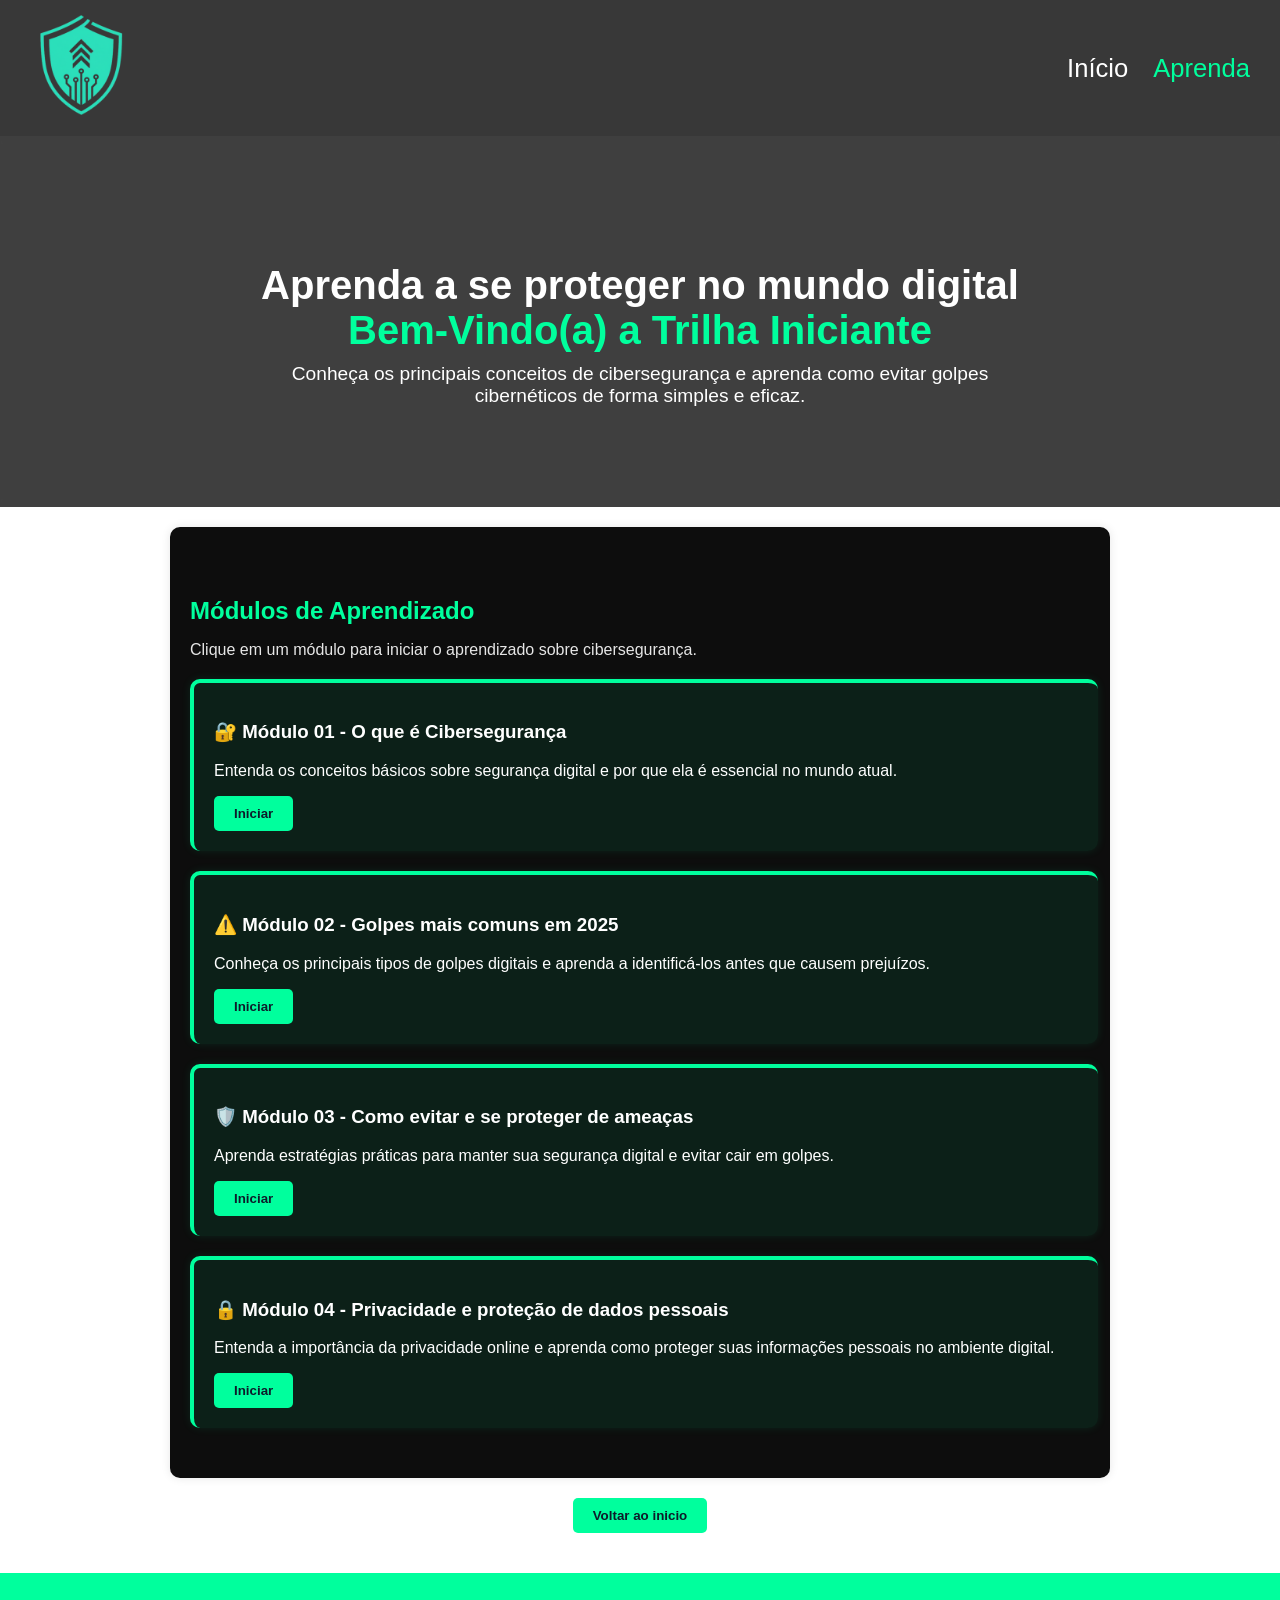
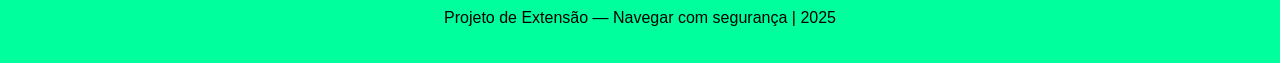
<file: trilhaIniciante.html>
<!DOCTYPE html>
<html lang="pt-BR">
<head>
  <meta charset="UTF-8">
  <meta name="viewport" content="width=device-width, initial-scale=1.0">
  <link rel="stylesheet" href="css/style.css">
  <title>Trilha Iniciante</title>
  <style>
    /* 🔽 AJUSTE DE LAYOUT: módulos empilhados */
    .container-modulos {
      display: flex;
      flex-direction: column;
      gap: 20px;
      margin-top: 20px;
    }
    .modulos {
      width: 96%;
      background: rgba(0, 255, 157, 0.08);
      padding: 20px;
      border-left: 4px solid #00ff9d;
      border-radius: 10px;
      color: white;
      box-shadow: 0 0 10px rgba(0, 255, 157, 0.1);
      transition: 0.3s;
    }
  </style>
</head>
<body>

  <!-- NAVBAR -->
  <nav class="navbar">
    <div class="logo"><img src="assets/Gemini_Generated_Image_8ipore8ipore8ipo.png" style="width: 100px;" alt="Logo"></div>
    <ul class="nav-links" id="navLinks">
      <li><a href="index.html">Início</a></li>
      <li><a href="aprenda.html" style="color:#00ff9d;">Aprenda</a></li>
  
    </ul>
    <div class="menu-toggle" id="menuToggle">&#9776;</div>
  </nav>

  <!-- SCRIPT NAVBAR MOBILE -->
  <script>
    const menuToggle = document.getElementById('menuToggle');
    const navLinks = document.getElementById('navLinks');
    menuToggle.addEventListener('click', () => navLinks.classList.toggle('active'));
  </script>

  <!-- HERO -->
  <header class="hero">
    <div class="overlay"></div>
    <div class="conteudo-hero">
      <h1 class="animar">Aprenda a se proteger no mundo digital <br> <span style="color: #00ff9d;">Bem-Vindo(a) a Trilha Iniciante</span></h1>
      <p>Conheça os principais conceitos de cibersegurança e aprenda como evitar golpes cibernéticos de forma simples e eficaz.</p>
    </div>
  </header>

  <!-- SEÇÃO DE CONTEÚDO PRINCIPAL -->
  <section id="conteudo-aprendizado">
    <h2>Módulos de Aprendizado</h2>
    <p>Clique em um módulo para iniciar o aprendizado sobre cibersegurança.</p>

    <div class="container-modulos">

      <!-- MÓDULO 01 -->
      <div class="modulos">
        <h3>🔐 Módulo 01 - O que é Cibersegurança</h3>
        <p>Entenda os conceitos básicos sobre segurança digital e por que ela é essencial no mundo atual.</p>
        <button class="botao-form" onclick="abrirModulo('mod1')">Iniciar</button>

        <div id="mod1" class="conteudo-modulo" style="display:none;">
          <p>A cibersegurança protege dados e sistemas contra ataques e acessos indevidos.</p>

        <!-- 🔹 Texto de Estudo -->
    <div class="estudo" style="background:#0b0b0b;padding:15px;border-radius:8px;margin-bottom:12px;color:#e6e6e6;">
      <h4 style="color:#00ff9d;margin-top:0;">Conteúdo de Estudo — O que é Cibersegurança</h4>
      <p>A cibersegurança é o conjunto de práticas, processos e tecnologias criadas para proteger sistemas, redes e dados contra acessos não autorizados, ataques ou danos. Em um mundo cada vez mais conectado, proteger informações digitais é essencial para garantir a privacidade e a segurança de pessoas, empresas e organizações.</p>

      <p>O principal objetivo da cibersegurança é preservar três pilares fundamentais:</p>

      <ul>
        <li><strong>Confidencialidade:</strong> garantir que apenas pessoas autorizadas tenham acesso às informações;</li>
        <li><strong>Integridade:</strong> assegurar que os dados não sejam alterados ou corrompidos de forma indevida;</li>
        <li><strong>Disponibilidade:</strong> garantir que os sistemas e informações estejam acessíveis sempre que necessário.</li>
      </ul>

      <p>Entre as ferramentas de proteção mais conhecidas está o <strong>firewall</strong>, um tipo de barreira digital que monitora e controla o tráfego de dados entre redes, bloqueando comunicações suspeitas e prevenindo invasões.</p>

      <p>Outro conceito importante é o de <strong>dados sensíveis</strong>, que são informações pessoais capazes de causar danos ou constrangimentos caso sejam divulgadas sem autorização. Isso inclui, por exemplo, dados bancários, registros médicos, endereços e documentos de identidade.</p>

      <p>No Brasil, a <strong>Lei Geral de Proteção de Dados (LGPD)</strong> é a principal norma que regula o tratamento e a proteção dessas informações. A <strong>Autoridade Nacional de Proteção de Dados (ANPD)</strong> é o órgão responsável por fiscalizar e garantir que empresas e instituições sigam as regras da lei.</p>

      <p>Um <strong>ciberataque</strong> pode ter diversos objetivos, como roubar informações, paralisar serviços ou causar prejuízos financeiros. Por isso, é fundamental que todos — e não apenas os profissionais de tecnologia — adotem medidas de segurança digital no dia a dia.</p>

      <p>Uma dessas medidas é a <strong>autenticação de dois fatores (2FA)</strong>, que adiciona uma camada extra de segurança ao exigir, além da senha, um segundo tipo de verificação, como um código enviado por SMS ou aplicativo. Isso dificulta o acesso de invasores, mesmo que consigam descobrir a senha do usuário.</p>

      <p>Outra técnica essencial é a <strong>criptografia</strong>, que transforma as informações em códigos indecifráveis durante o envio ou armazenamento. Assim, mesmo que um dado seja interceptado, ele permanecerá ilegível para quem não tiver a chave de acesso.</p>

      <p>Em resumo, a segurança digital é uma responsabilidade coletiva. Todos os usuários — desde o indivíduo que navega nas redes sociais até as grandes empresas — devem adotar práticas seguras, como usar senhas fortes, evitar clicar em links suspeitos e manter seus sistemas sempre atualizados.</p>
    </div>

     <section id="video-caso">
        <h2>📺 Cibersegurança</h2>
        <p>Assista ao vídeo abaixo para entender melhor o que trata a área da cibersegurança</p>
        <div class="video-container">
            <iframe width="560" height="315" src="https://www.youtube.com/embed/CU2yQxzkvFg" title="Você sabe o que é CIBERSEGURANÇA?" frameborder="0" allow="accelerometer; autoplay; clipboard-write; encrypted-media; gyroscope; picture-in-picture; web-share" referrerpolicy="strict-origin-when-cross-origin" allowfullscreen></iframe>
        </div>
    </section>

          <form id="quiz1">
                <div class="pergunta"><strong>1.</strong> O que é cibersegurança?<br>
                
                <label><input type="radio" name="q1_1" value="0"> Técnicas para melhorar o desempenho de redes domésticas</label><br>
                <label><input type="radio" name="q1_1" value="1"> Conjunto de práticas que protegem sistemas e dados contra ataques</label><br>
                <label><input type="radio" name="q1_1" value="0"> Processos de backup automático de arquivos</label>
                </div>

                <div class="pergunta"><strong>2.</strong> Qual é o principal objetivo da cibersegurança?<br>
                
                <label><input type="radio" name="q1_2" value="0"> Reduzir o consumo de energia dos servidores</label><br>
                <label><input type="radio" name="q1_2" value="1"> Garantir a integridade, confidencialidade e disponibilidade das informações</label><br>
                <label><input type="radio" name="q1_2" value="0"> Melhorar o design de aplicativos</label>
                </div>

                <div class="pergunta"><strong>3.</strong> Um firewall serve para:<br>
                
                <label><input type="radio" name="q1_3" value="0"> Armazenar senhas de usuários</label><br>
                <label><input type="radio" name="q1_3" value="0"> Controlar a velocidade da internet</label><br>
                <label><input type="radio" name="q1_3" value="1"> Monitorar e bloquear comunicações não autorizadas na rede</label>
                </div>

                <div class="pergunta"><strong>4.</strong> O que são dados sensíveis?<br>
                <label><input type="radio" name="q1_4" value="1"> Informações pessoais que podem causar danos se divulgadas</label><br>
                <label><input type="radio" name="q1_4" value="0"> Dados de navegação pública disponíveis em sites</label><br>
                <label><input type="radio" name="q1_4" value="0"> Arquivos de mídia compartilhados em redes sociais</label>
                </div>

                <div class="pergunta"><strong>5.</strong> Qual órgão no Brasil regula a proteção de dados?<br>
                <label><input type="radio" name="q1_5" value="1"> ANPD (Autoridade Nacional de Proteção de Dados)</label><br>
                <label><input type="radio" name="q1_5" value="0"> ANATEL (Agência Nacional de Telecomunicações)</label><br>
                <label><input type="radio" name="q1_5" value="0"> CNJ (Conselho Nacional de Justiça)</label>
                </div>

                <div class="pergunta"><strong>6.</strong> Um ciberataque pode:<br>
                
                <label><input type="radio" name="q1_6" value="0"> Corrigir vulnerabilidades automaticamente</label><br>
                <label><input type="radio" name="q1_6" value="1"> Comprometer a segurança e roubar informações confidenciais</label><br>
                <label><input type="radio" name="q1_6" value="0"> Aumentar a capacidade de armazenamento do sistema</label>
                </div>

                <div class="pergunta"><strong>7.</strong> O que significa “LGPD”?<br>
                <label><input type="radio" name="q1_7" value="1"> Lei Geral de Proteção de Dados</label><br>
                <label><input type="radio" name="q1_7" value="0"> Legislação Governamental de Privacidade Digital</label><br>
                <label><input type="radio" name="q1_7" value="0"> Licença Global de Programas Digitais</label>
                </div>

                <div class="pergunta"><strong>8.</strong> A autenticação de dois fatores:<br>
                <label><input type="radio" name="q1_8" value="1"> Exige uma segunda verificação além da senha</label><br>
                <label><input type="radio" name="q1_8" value="0"> É usada apenas em redes corporativas</label><br>
                <label><input type="radio" name="q1_8" value="0"> Substitui completamente o uso de senhas</label>
                </div>

                <div class="pergunta"><strong>9.</strong> O que é criptografia?<br>
                
                <label><input type="radio" name="q1_9" value="0"> Método de compactar arquivos para economizar espaço</label><br>
                <label><input type="radio" name="q1_9" value="1"> Técnica que transforma dados em códigos para protegê-los</label><br>
                <label><input type="radio" name="q1_9" value="0"> Processo de remoção de vírus de sistemas</label>
                </div>

                <div class="pergunta"><strong>10.</strong> Quem é responsável pela segurança digital?<br>
                <label><input type="radio" name="q1_10" value="1"> Todos os usuários, de forma individual e coletiva</label><br>
                <label><input type="radio" name="q1_10" value="0"> Apenas os profissionais de TI</label><br>
                <label><input type="radio" name="q1_10" value="0"> Somente o administrador da rede</label>
                </div>

            <button type="submit" class="botao-form">Enviar</button>
            <p class="resultado"></p>
          </form>
        </div>
      </div>

      <!-- MÓDULO 02 -->
<div class="modulos">
  <h3>⚠️ Módulo 02 - Golpes mais comuns em 2025</h3>
  <p>Conheça os principais tipos de golpes digitais e aprenda a identificá-los antes que causem prejuízos.</p>
  <button class="botao-form" onclick="abrirModulo('mod2')">Iniciar</button>

  <div id="mod2" class="conteudo-modulo" style="display:none;">
    <p>Os golpes digitais evoluem constantemente. Em 2025, criminosos utilizam engenharia social, inteligência artificial e falsificação de identidade para enganar vítimas em sites, e-mails e redes sociais.</p>

    <div class="estudo" style="background:#0b0b0b;padding:15px;border-radius:8px;margin-bottom:12px;color:#e6e6e6;">
  <h4 style="color:#00ff9d;margin-top:0;">Conteúdo de Estudo — Golpes e Engenharia Social</h4>

  <p>Com o avanço da tecnologia e a popularização da internet, os golpes digitais se tornaram cada vez mais sofisticados e comuns. Entender como eles funcionam é essencial para se proteger e navegar com segurança no ambiente virtual.</p>

  <p>Um dos golpes mais frequentes é o <strong>phishing</strong>, que consiste em enganar o usuário para que ele revele informações pessoais, como senhas e dados bancários. Normalmente, os criminosos enviam e-mails ou mensagens que imitam empresas conhecidas, levando a vítima a acessar sites falsos e preencher formulários fraudulentos.</p>

  <p>Outro golpe bastante comum é o do <strong>falso suporte técnico</strong>, em que os golpistas se passam por técnicos de empresas legítimas e convencem a vítima a conceder acesso remoto ao seu computador, alegando que há um problema urgente a ser resolvido. Uma vez com o controle do sistema, eles podem roubar dados, senhas ou instalar programas maliciosos.</p>

  <p>Com a popularização dos pagamentos digitais, surgiram também os <strong>QR Codes falsos</strong>, criados para redirecionar o usuário a sites fraudulentos ou capturar informações de pagamento. Sempre verifique a origem do código antes de escanear.</p>

  <p>A <strong>engenharia social</strong> é uma das técnicas mais perigosas e eficazes usadas pelos golpistas. Em vez de explorar falhas técnicas, ela se aproveita de falhas humanas — manipulando emoções como medo, confiança e curiosidade para obter informações sigilosas. Mensagens com pedidos urgentes, ofertas imperdíveis ou promessas de prêmios são exemplos clássicos desse tipo de ataque.</p>

  <p>Nos últimos anos, o <strong>golpe do falso emprego</strong> ganhou destaque. Nele, a vítima é atraída por uma vaga de trabalho falsa e, para continuar o processo seletivo, precisa pagar uma taxa ou fornecer dados pessoais. Esses dados podem ser usados para fraudes ou roubos de identidade.</p>

  <p>Outro golpe muito comum é o <strong>golpe do PIX</strong>, no qual os criminosos se passam por conhecidos ou empresas e pedem transferências urgentes. Ao criar um senso de pressa, eles fazem com que a vítima envie dinheiro sem verificar a veracidade da solicitação.</p>

  <p>Com o avanço da inteligência artificial, também surgiram os <strong>deepfakes</strong>, vídeos e áudios falsos criados por IA que imitam vozes e rostos de pessoas reais. Essa tecnologia pode ser usada para disseminar desinformação ou aplicar golpes de identidade digital.</p>

  <p>Entre os sinais mais claros de golpe estão os <strong>e-mails fraudulentos</strong>, que frequentemente contêm erros ortográficos, links suspeitos e mensagens com tom de urgência, pedindo ações imediatas. Nenhuma instituição legítima solicita senhas, códigos ou transferências por mensagens dessa forma.</p>

  <p>Para se proteger, é fundamental manter o olhar crítico e adotar boas práticas digitais: verificar sempre o remetente antes de clicar em links, desconfiar de mensagens urgentes, evitar compartilhar dados pessoais e nunca realizar pagamentos antes de confirmar a autenticidade da fonte.</p>

  <p>Os golpes digitais evoluem constantemente, mas a <strong>informação e a atenção</strong> continuam sendo as maiores armas contra eles. Entender como funcionam é o primeiro passo para garantir a sua segurança e a de todos ao seu redor.</p>
</div>


     <section id="video-caso">
        <h2>📺 Caso de Golpes no Whatsapp</h2>
        <p>Assista ao vídeo abaixo para entender como funciona alguns golpes funcionam:</p>
        <div class="video-container">
            <iframe width="1236" height="695" src="https://www.youtube.com/embed/7ELkXsK8SVY" title="Golpes online já estão entre os mais comuns de 2025; Whatsapp é principal alvo" frameborder="0" allow="accelerometer; autoplay; clipboard-write; encrypted-media; gyroscope; picture-in-picture; web-share" referrerpolicy="strict-origin-when-cross-origin" allowfullscreen></iframe>
        </div>
    </section>


    <form id="quiz2">
      <div class="pergunta"><strong>1.</strong> O que é um golpe de phishing?<br>
        
        <label><input type="radio" name="q2_1" value="0"> Processo de atualização automática de antivírus</label><br>
        <label><input type="radio" name="q2_1" value="1"> Tentativa de enganar o usuário para obter dados pessoais e financeiros</label><br>
        <label><input type="radio" name="q2_1" value="0"> Técnica usada por empresas para medir desempenho</label>
      </div>

      <div class="pergunta"><strong>2.</strong> Qual é o principal meio de propagação de golpes atualmente?<br>
        <label><input type="radio" name="q2_2" value="1"> Mensagens em redes sociais e aplicativos de conversa</label><br>
        <label><input type="radio" name="q2_2" value="0"> Cartas enviadas pelos correios</label><br>
        <label><input type="radio" name="q2_2" value="0"> Chamadas telefônicas fixas</label>
      </div>

      <div class="pergunta"><strong>3.</strong> O que caracteriza o golpe de “falso suporte técnico”?<br>
        <label><input type="radio" name="q2_3" value="1"> Criminosos se passam por técnicos e pedem acesso remoto ao computador</label><br>
        <label><input type="radio" name="q2_3" value="0"> Técnicos reais pedem atualização de software</label><br>
        <label><input type="radio" name="q2_3" value="0"> Falhas comuns em sistemas corporativos</label>
      </div>

      <div class="pergunta"><strong>4.</strong> O que é um golpe de QR Code falso?<br>
        <label><input type="radio" name="q2_4" value="1"> Códigos adulterados que redirecionam o usuário para sites fraudulentos</label><br>
        <label><input type="radio" name="q2_4" value="0"> Problema de leitura causado por câmera desatualizada</label><br>
        <label><input type="radio" name="q2_4" value="0"> Erro de sistema ao pagar boletos legítimos</label>
      </div>

      <div class="pergunta"><strong>5.</strong> Como os golpistas utilizam a engenharia social?<br>
        
        <label><input type="radio" name="q2_5" value="0"> Através da criação de antivírus falsos</label><br>
        <label><input type="radio" name="q2_5" value="0"> Monitorando redes de empresas públicas</label><br>
        <label><input type="radio" name="q2_5" value="1"> Manipulando emoções e confiança para obter informações sigilosas</label>
      </div>

      <div class="pergunta"><strong>6.</strong> O que é o golpe de “falso emprego” muito usado em 2025?<br>
        
        <label><input type="radio" name="q2_6" value="0"> Convites legítimos de empresas verificadas</label><br>
        <label><input type="radio" name="q2_6" value="0"> Pedidos de estágio com supervisão online</label><br>
        <label><input type="radio" name="q2_6" value="1"> Falsas ofertas de trabalho que pedem pagamento antecipado ou dados pessoais</label>
      </div>

      <div class="pergunta"><strong>7.</strong> Como o golpe do PIX é geralmente aplicado?<br>
        
        <label><input type="radio" name="q2_7" value="0"> Problemas técnicos no sistema bancário</label><br>
        <label><input type="radio" name="q2_7" value="1"> Criminosos se passam por conhecidos e solicitam transferências urgentes</label><br>
        <label><input type="radio" name="q2_7" value="0"> Erros de digitação em aplicativos de banco</label>
      </div>

      <div class="pergunta"><strong>8.</strong> Qual é um sinal claro de um e-mail fraudulento?<br>
        
        <label><input type="radio" name="q2_8" value="0"> Design profissional e remetente confiável</label><br>
        <label><input type="radio" name="q2_8" value="0"> Mensagens de confirmação de login legítimo</label><br>
        <label><input type="radio" name="q2_8" value="1"> Links suspeitos, erros ortográficos e urgência na mensagem</label>
      </div>

      <div class="pergunta"><strong>9.</strong> O que é o golpe de deepfake?<br>
        <label><input type="radio" name="q2_9" value="1"> Uso de IA para criar vídeos ou áudios falsos de pessoas reais</label><br>
        <label><input type="radio" name="q2_9" value="0"> Técnica de backup de vídeo para segurança</label><br>
        <label><input type="radio" name="q2_9" value="0"> Método de autenticação por reconhecimento facial</label>
      </div>

      <div class="pergunta"><strong>10.</strong> Qual é a melhor forma de se proteger contra golpes digitais?<br>
        <label><input type="radio" name="q2_10" value="1"> Verificar informações antes de clicar e desconfiar de mensagens urgentes</label><br>
        <label><input type="radio" name="q2_10" value="0"> Compartilhar senhas apenas com familiares</label><br>
        <label><input type="radio" name="q2_10" value="0"> Baixar aplicativos de qualquer site</label>
      </div>

      <button type="submit" class="botao-form">Enviar</button>
      <p class="resultado"></p>
    </form>
  </div>
</div>
      
<!-- 🔹 MÓDULO 03 - Como evitar e se proteger de ameaças -->
<div class="modulos">
  <h3>🛡️ Módulo 03 - Como evitar e se proteger de ameaças</h3>
  <p>Aprenda estratégias práticas para manter sua segurança digital e evitar cair em golpes.</p>
  <button class="botao-form" onclick="abrirModulo('mod3')">Iniciar</button>

  <div id="mod3" class="conteudo-modulo" style="display:none;">
    <p>Proteger-se de ameaças digitais requer atenção constante, boas práticas e o uso de ferramentas adequadas. Pequenas atitudes diárias podem fazer uma grande diferença na prevenção de ataques e vazamentos de dados.</p>

    <div class="estudo" style="background:#0b0b0b;padding:15px;border-radius:8px;margin-bottom:12px;color:#e6e6e6;">
  <h4 style="color:#00ff9d;margin-top:0;">Conteúdo de Estudo — Como Evitar e se Proteger de Ameaças</h4>

  <p>Proteger-se contra ameaças digitais exige atenção constante e boas práticas de segurança no dia a dia. Muitas invasões e golpes acontecem por descuido dos usuários, e pequenas atitudes podem fazer toda a diferença para garantir a segurança das suas informações.</p>

  <p>Um dos passos mais importantes é a criação de <strong>senhas seguras</strong>. Senhas longas, com combinação de letras maiúsculas e minúsculas, números e símbolos, são muito mais difíceis de serem descobertas. Evite usar datas de nascimento, nomes ou repetições de senhas em diferentes sites, pois isso aumenta o risco de invasão.</p>

  <p>Outro hábito essencial é manter <strong>todos os programas e sistemas operacionais atualizados</strong>. As atualizações corrigem falhas de segurança conhecidas que podem ser exploradas por hackers. Ignorar essas atualizações é deixar portas abertas para invasores.</p>

  <p>Uma ferramenta muito eficaz é a <strong>autenticação de dois fatores (2FA)</strong>, que adiciona uma camada extra de segurança além da senha. Mesmo que alguém descubra sua senha, ainda será necessário um segundo código, geralmente enviado por SMS, aplicativo autenticador ou e-mail, para acessar a conta.</p>

  <p>Ao receber <strong>e-mails suspeitos</strong>, nunca clique em links nem baixe anexos sem verificar a origem. Desconfie de mensagens que pedem ações imediatas, prêmios ou cobranças inesperadas. Sempre confira o endereço do remetente e, se necessário, apague a mensagem sem abrir os anexos.</p>

  <p>Outra prática fundamental é adotar a <strong>navegação segura</strong>. Antes de inserir qualquer dado pessoal em um site, verifique se o endereço começa com <code>https://</code> e se há um cadeado ao lado da barra de endereço — sinais de que o site possui certificado de segurança.</p>

  <p>O uso de um <strong>antivírus confiável</strong> é indispensável. Ele atua identificando, bloqueando e removendo softwares maliciosos que podem roubar dados, danificar arquivos ou espionar suas atividades. Mantenha-o sempre atualizado para garantir proteção contra as ameaças mais recentes.</p>

  <p>Quando estiver usando <strong>redes Wi-Fi públicas</strong>, como em shoppings, cafés ou aeroportos, evite acessar contas bancárias, redes sociais ou sites que exigem login. Essas redes são mais vulneráveis a interceptações de dados e ataques de hackers.</p>

  <p>Sites falsos de compras são outra armadilha comum. Desconfie de páginas com <strong>preços muito abaixo do normal, erros de digitação e ausência de informações de contato</strong>. O visual bonito não garante autenticidade — o importante é a procedência e a reputação da loja.</p>

  <p>Uma boa opção para aumentar sua privacidade é utilizar uma <strong>VPN (Rede Privada Virtual)</strong>. Ela cria uma conexão segura e criptografada entre você e a internet, protegendo seus dados contra interceptações, especialmente quando você está em redes públicas.</p>

  <p>Por fim, lembre-se: proteger seus dados pessoais é uma responsabilidade contínua. Evite compartilhar informações sensíveis em redes sociais, não salve senhas em documentos do computador e só forneça dados pessoais em sites confiáveis. A prevenção ainda é a melhor forma de defesa contra as ameaças digitais.</p>
</div>

         <section id="video-caso">
        <h2>📺 Dicas para evitar cair em golpes</h2>
        <p>Assista ao vídeo abaixo para descobrir dicas que vão te fazer evitar ser enganado por golpistas diretamente de um GOLPISTA</p>
        <div class="video-container">
            <iframe width="1236" height="695" src="https://www.youtube.com/embed/m0SSxNhUPL4" title="🔒 Golpista Cibernético Revela Seus Truques: Como Se Proteger de Fraudes Online!" frameborder="0" allow="accelerometer; autoplay; clipboard-write; encrypted-media; gyroscope; picture-in-picture; web-share" referrerpolicy="strict-origin-when-cross-origin" allowfullscreen></iframe>
        </div>
    </section>


    <form id="quiz3">
      <div class="pergunta"><strong>1.</strong> Qual é a prática mais segura ao criar uma senha?<br>
        <label><input type="radio" name="q3_1" value="1"> Usar senhas longas com letras, números e símbolos</label><br>
        <label><input type="radio" name="q3_1" value="0"> Reutilizar a mesma senha em vários sites</label><br>
        <label><input type="radio" name="q3_1" value="0"> Criar senhas curtas e fáceis de lembrar</label>
      </div>

      <div class="pergunta"><strong>2.</strong> Por que é importante manter o software atualizado?<br>
        <label><input type="radio" name="q3_2" value="1"> Atualizações corrigem falhas de segurança e vulnerabilidades</label><br>
        <label><input type="radio" name="q3_2" value="0"> Apenas melhoram a aparência do sistema</label><br>
        <label><input type="radio" name="q3_2" value="0"> Consomem mais espaço no disco</label>
      </div>

      <div class="pergunta"><strong>3.</strong> O que é a autenticação de dois fatores (2FA)?<br>
        <label><input type="radio" name="q3_3" value="1"> Um método que exige uma segunda verificação além da senha</label><br>
        <label><input type="radio" name="q3_3" value="0"> Um aplicativo de antivírus gratuito</label><br>
        <label><input type="radio" name="q3_3" value="0"> Um tipo de rede privada virtual</label>
      </div>

      <div class="pergunta"><strong>4.</strong> Qual atitude deve ser evitada ao receber um e-mail suspeito?<br>
        
        <label><input type="radio" name="q3_4" value="0"> Conferir o domínio do remetente</label><br>
        <label><input type="radio" name="q3_4" value="1"> Clicar em links ou baixar anexos sem verificar o remetente</label><br>
        <label><input type="radio" name="q3_4" value="0"> Apagar o e-mail imediatamente</label>
      </div>

      <div class="pergunta"><strong>5.</strong> O que significa “navegação segura” na internet?<br>
        
        <label><input type="radio" name="q3_5" value="0"> Navegar em qualquer site desde que o design pareça confiável</label><br>
        <label><input type="radio" name="q3_5" value="1"> Utilizar sites com HTTPS e certificados válidos</label><br>
        <label><input type="radio" name="q3_5" value="0"> Usar o modo anônimo apenas</label>
      </div>

      <div class="pergunta"><strong>6.</strong> O que é um antivírus e qual sua função?<br>
        <label><input type="radio" name="q3_6" value="1"> Software que detecta, bloqueia e remove ameaças digitais</label><br>
        <label><input type="radio" name="q3_6" value="0"> Programa que acelera downloads</label><br>
        <label><input type="radio" name="q3_6" value="0"> Aplicativo usado para limpar histórico de navegação</label>
      </div>

      <div class="pergunta"><strong>7.</strong> Qual é uma boa prática ao usar Wi-Fi público?<br>
        
        <label><input type="radio" name="q3_7" value="0"> Compartilhar o acesso com outros usuários</label><br>
        <label><input type="radio" name="q3_7" value="0"> Desativar o antivírus para economizar bateria</label><br>
        <label><input type="radio" name="q3_7" value="1"> Evitar acessar contas bancárias e informações sensíveis</label>
      </div>

      <div class="pergunta"><strong>8.</strong> Como identificar um site falso de compras?<br>
        
        <label><input type="radio" name="q3_8" value="0"> Muitas imagens de produtos e layout moderno</label><br>
        <label><input type="radio" name="q3_8" value="1"> Preços muito baixos, erros no texto e falta de informações de contato</label><br>
        <label><input type="radio" name="q3_8" value="0"> Site com domínio “.com”</label>
      </div>

      <div class="pergunta"><strong>9.</strong> O que é uma VPN e como ela ajuda na segurança?<br>
        <label><input type="radio" name="q3_9" value="1"> Cria uma conexão segura e criptografada entre o usuário e a internet</label><br>
        <label><input type="radio" name="q3_9" value="0"> É um antivírus mais potente</label><br>
        <label><input type="radio" name="q3_9" value="0"> Desativa firewalls para aumentar a velocidade</label>
      </div>

      <div class="pergunta"><strong>10.</strong> Qual atitude ajuda a proteger seus dados pessoais?<br>
        
        <label><input type="radio" name="q3_10" value="0"> Salvar senhas em arquivos do computador</label><br>
        <label><input type="radio" name="q3_10" value="0"> Publicar dados pessoais em redes sociais privadas</label><br>
        <label><input type="radio" name="q3_10" value="1"> Compartilhar informações pessoais apenas em sites confiáveis</label>
      </div>

      <button type="submit" class="botao-form">Enviar</button>
      <p class="resultado"></p>
    </form>
  </div>
</div>

<!-- 🔹 MÓDULO 04 - Privacidade e proteção de dados pessoais -->
<div class="modulos">
  <h3>🔒 Módulo 04 - Privacidade e proteção de dados pessoais</h3>
  <p>Entenda a importância da privacidade online e aprenda como proteger suas informações pessoais no ambiente digital.</p>
  <button class="botao-form" onclick="abrirModulo('mod4')">Iniciar</button>

  <div id="mod4" class="conteudo-modulo" style="display:none;">
    <p>A proteção de dados pessoais é essencial para garantir que suas informações não sejam utilizadas de forma indevida. Saber como gerenciar sua privacidade e reconhecer riscos digitais é fundamental para uma navegação segura.</p>

    <div class="estudo" style="background:#0b0b0b;padding:15px;border-radius:8px;margin-bottom:12px;color:#e6e6e6;">
    <h4 style="color:#00ff9d;margin-top:0;">Conteúdo de Estudo — Proteção de Dados e Privacidade (LGPD)</h4>

    <p>A <strong>Lei Geral de Proteção de Dados (LGPD)</strong> foi criada para garantir que empresas e organizações tratem informações pessoais com responsabilidade, transparência e segurança. Ela protege os direitos de liberdade e privacidade das pessoas, estabelecendo regras sobre como os dados devem ser coletados, utilizados e armazenados.</p>

    <p>De acordo com a LGPD, um <strong>dado pessoal</strong> é qualquer informação que identifique ou possa identificar uma pessoa, como nome, CPF, endereço, telefone, e-mail, data de nascimento ou número de documentos. Já os <strong>dados sensíveis</strong> são aqueles que exigem maior proteção, por envolverem aspectos íntimos ou que podem gerar discriminação, como origem racial, religião, opiniões políticas, dados de saúde, biometria e orientação sexual.</p>

    <p>O principal objetivo da LGPD é <strong>proteger os direitos fundamentais do cidadão</strong>, assegurando que seus dados não sejam usados de forma abusiva. Para isso, ela impõe responsabilidades tanto para quem coleta e armazena informações quanto para quem fornece seus dados. Empresas e instituições devem manter medidas de segurança, enquanto os usuários precisam estar atentos a suas próprias práticas digitais.</p>

    <p>Entre as atitudes que ajudam a proteger a privacidade online, estão <strong>configurar permissões de aplicativos e redes sociais</strong>, evitando que eles acessem informações desnecessárias; <strong>verificar as permissões de novos aplicativos antes de instalá-los</strong>; e <strong>evitar publicar documentos e informações pessoais</strong> em ambientes públicos ou redes sociais.</p>

    <p>Alguns dados, como <strong>CPF e informações bancárias</strong>, exigem cuidado redobrado, pois seu vazamento pode causar sérios prejuízos financeiros. Se houver suspeita de vazamento de dados, é fundamental <strong>alterar senhas imediatamente, monitorar movimentações em contas</strong> e registrar um <strong>boletim de ocorrência</strong> para se proteger legalmente.</p>

    <p>Ler as <strong>políticas de privacidade</strong> dos sites e aplicativos é outra prática importante. Esses documentos explicam como suas informações são coletadas, armazenadas e compartilhadas — e aceitar sem ler pode significar permitir usos indevidos sem perceber.</p>

    <p>Por fim, vale lembrar que a proteção de dados não é responsabilidade apenas do governo ou das empresas. <strong>Todos nós somos responsáveis</strong> por proteger nossas próprias informações e respeitar as dos outros. Adotar boas práticas de segurança digital é essencial para garantir que a tecnologia sirva como ferramenta de confiança e não como risco à privacidade.</p>
  </div>

           <section id="video-caso">
        <h2>📺 O que é a LGPD</h2>
        <p>Assista ao vídeo abaixo para entender mais sobre a LGPD</p>
        <div class="video-container">
            <iframe width="1236" height="695" src="https://www.youtube.com/embed/OIPqTk0fQGs" title="Minuto LGPD - O que é a Lei Geral de Proteção de Dados Pessoais?" frameborder="0" allow="accelerometer; autoplay; clipboard-write; encrypted-media; gyroscope; picture-in-picture; web-share" referrerpolicy="strict-origin-when-cross-origin" allowfullscreen></iframe>
        </div>
    </section>


    <form id="quiz4">
      <div class="pergunta"><strong>1.</strong> O que é considerado dado pessoal segundo a LGPD?<br>
       
        <label><input type="radio" name="q4_1" value="0"> Apenas dados financeiros</label><br>
        <label><input type="radio" name="q4_1" value="1"> Qualquer informação que identifique ou possa identificar uma pessoa</label><br>
        <label><input type="radio" name="q4_1" value="0"> Somente dados de empresas públicas</label>
      </div>

      <div class="pergunta"><strong>2.</strong> O que são dados sensíveis?<br>
        <label><input type="radio" name="q4_2" value="0"> Dados de acesso a redes sociais</label><br>
        <label><input type="radio" name="q4_2" value="0"> Informações sobre histórico de navegação</label><br>
        <label><input type="radio" name="q4_2" value="1"> Informações sobre origem racial, saúde, religião, política, entre outros</label>
      </div>

      <div class="pergunta"><strong>3.</strong> Qual é o principal objetivo da LGPD?<br>
        <label><input type="radio" name="q4_3" value="0"> Controlar o acesso das empresas à internet</label><br>
        <label><input type="radio" name="q4_3" value="1"> Proteger os direitos fundamentais de liberdade e privacidade das pessoas</label><br>
        <label><input type="radio" name="q4_3" value="0"> Aumentar o número de servidores públicos</label>
      </div>

      <div class="pergunta"><strong>4.</strong> Qual destas práticas contribui para proteger a privacidade online?<br>
        <label><input type="radio" name="q4_4" value="1"> Configurar permissões de aplicativos e redes sociais</label><br>
        <label><input type="radio" name="q4_4" value="0"> Compartilhar senhas com familiares</label><br>
        <label><input type="radio" name="q4_4" value="0"> Clicar em todos os links recebidos por e-mail</label>
      </div>

      <div class="pergunta"><strong>5.</strong> O que fazer ao baixar um aplicativo novo?<br>
        <label><input type="radio" name="q4_5" value="1"> Verificar permissões solicitadas e avaliar se são necessárias</label><br>
        <label><input type="radio" name="q4_5" value="0"> Conceder todas as permissões automaticamente</label><br>
        <label><input type="radio" name="q4_5" value="0"> Ignorar a política de privacidade</label>
      </div>

      <div class="pergunta"><strong>6.</strong> Qual informação é mais sensível e requer cuidado especial?<br>
        
        <label><input type="radio" name="q4_6" value="0"> Endereço de e-mail profissional</label><br>
        <label><input type="radio" name="q4_6" value="0"> Nome do dispositivo usado</label><br>
        <label><input type="radio" name="q4_6" value="1"> Número do CPF e dados bancários</label>
      </div>

      <div class="pergunta"><strong>7.</strong> Qual atitude demonstra falta de cuidado com dados pessoais?<br>
     
        <label><input type="radio" name="q4_7" value="0"> Utilizar senhas fortes e únicas</label><br>
           <label><input type="radio" name="q4_7" value="1"> Publicar documentos em redes sociais</label><br>
        <label><input type="radio" name="q4_7" value="0"> Evitar uso de Wi-Fi público</label>
      </div>

      <div class="pergunta"><strong>8.</strong> Por que é importante ler políticas de privacidade?<br>
        <label><input type="radio" name="q4_8" value="1"> Para entender como seus dados serão usados e armazenados</label><br>
        <label><input type="radio" name="q4_8" value="0"> Porque são obrigatórias por lei, mas sem relevância prática</label><br>
        <label><input type="radio" name="q4_8" value="0"> Para liberar mais espaço no dispositivo</label>
      </div>

      <div class="pergunta"><strong>9.</strong> O que fazer se seus dados forem expostos em um vazamento?<br>
        <label><input type="radio" name="q4_9" value="1"> Alterar senhas, monitorar contas e registrar boletim de ocorrência</label><br>
        <label><input type="radio" name="q4_9" value="0"> Ignorar, pois é algo comum</label><br>
        <label><input type="radio" name="q4_9" value="0"> Compartilhar nas redes sociais</label>
      </div>

      <div class="pergunta"><strong>10.</strong> Quem é responsável por garantir a proteção de dados pessoais?<br>
    
        <label><input type="radio" name="q4_10" value="0"> Apenas o governo federal</label><br>
            <label><input type="radio" name="q4_10" value="1"> Todos os usuários e as empresas que tratam informações</label><br>
        <label><input type="radio" name="q4_10" value="0"> Somente o dono dos dados</label>
      </div>

      <button type="submit" class="botao-form">Enviar</button>
      <p class="resultado"></p>
    </form>
  </div>
</div>

      
    </div>
  </section>

  <script>
    function abrirModulo(id) {
  const modulo = document.getElementById(id);

  // Exibe o módulo
  modulo.style.display = "block";

  // Faz a rolagem suave até ele
  modulo.scrollIntoView({ behavior: "smooth", block: "start" });
}

    document.querySelectorAll("form").forEach(form => {
      form.addEventListener("submit", function(e){
        e.preventDefault();
        let score = 0;
        const radios = this.querySelectorAll("input[type='radio']:checked");
        radios.forEach(r => score += parseInt(r.value));
        const total = this.querySelectorAll(".pergunta").length;
        const resultado = this.querySelector(".resultado");
        if(score === total){
          resultado.textContent = `✅ Parabéns! Você acertou todas as ${total} perguntas!`;
          resultado.style.color = "#00ff9d";
        } else if(score >= total / 2){
          resultado.textContent = `⚠️ Você acertou ${score} de ${total}. Continue estudando!`;
          resultado.style.color = "#ffcc00";
        } else {
          resultado.textContent = `❌ Você acertou apenas ${score} de ${total}. Tente novamente!`;
          resultado.style.color = "#ff6666";
        }
        setTimeout(() => {
          this.parentElement.style.display = "none";
        }, 3000);
      });
    });
  </script>


  <div style="text-align: center; margin-top: 20px; margin-bottom: 20px;">
    <a href="index.html"><button class="botao-form">Voltar ao inicio</button></a>
  </div>

    <footer>
        <p>Projeto de Extensão — Navegar com segurança | 2025</p>
    </footer>

</body>
</html>
</file>
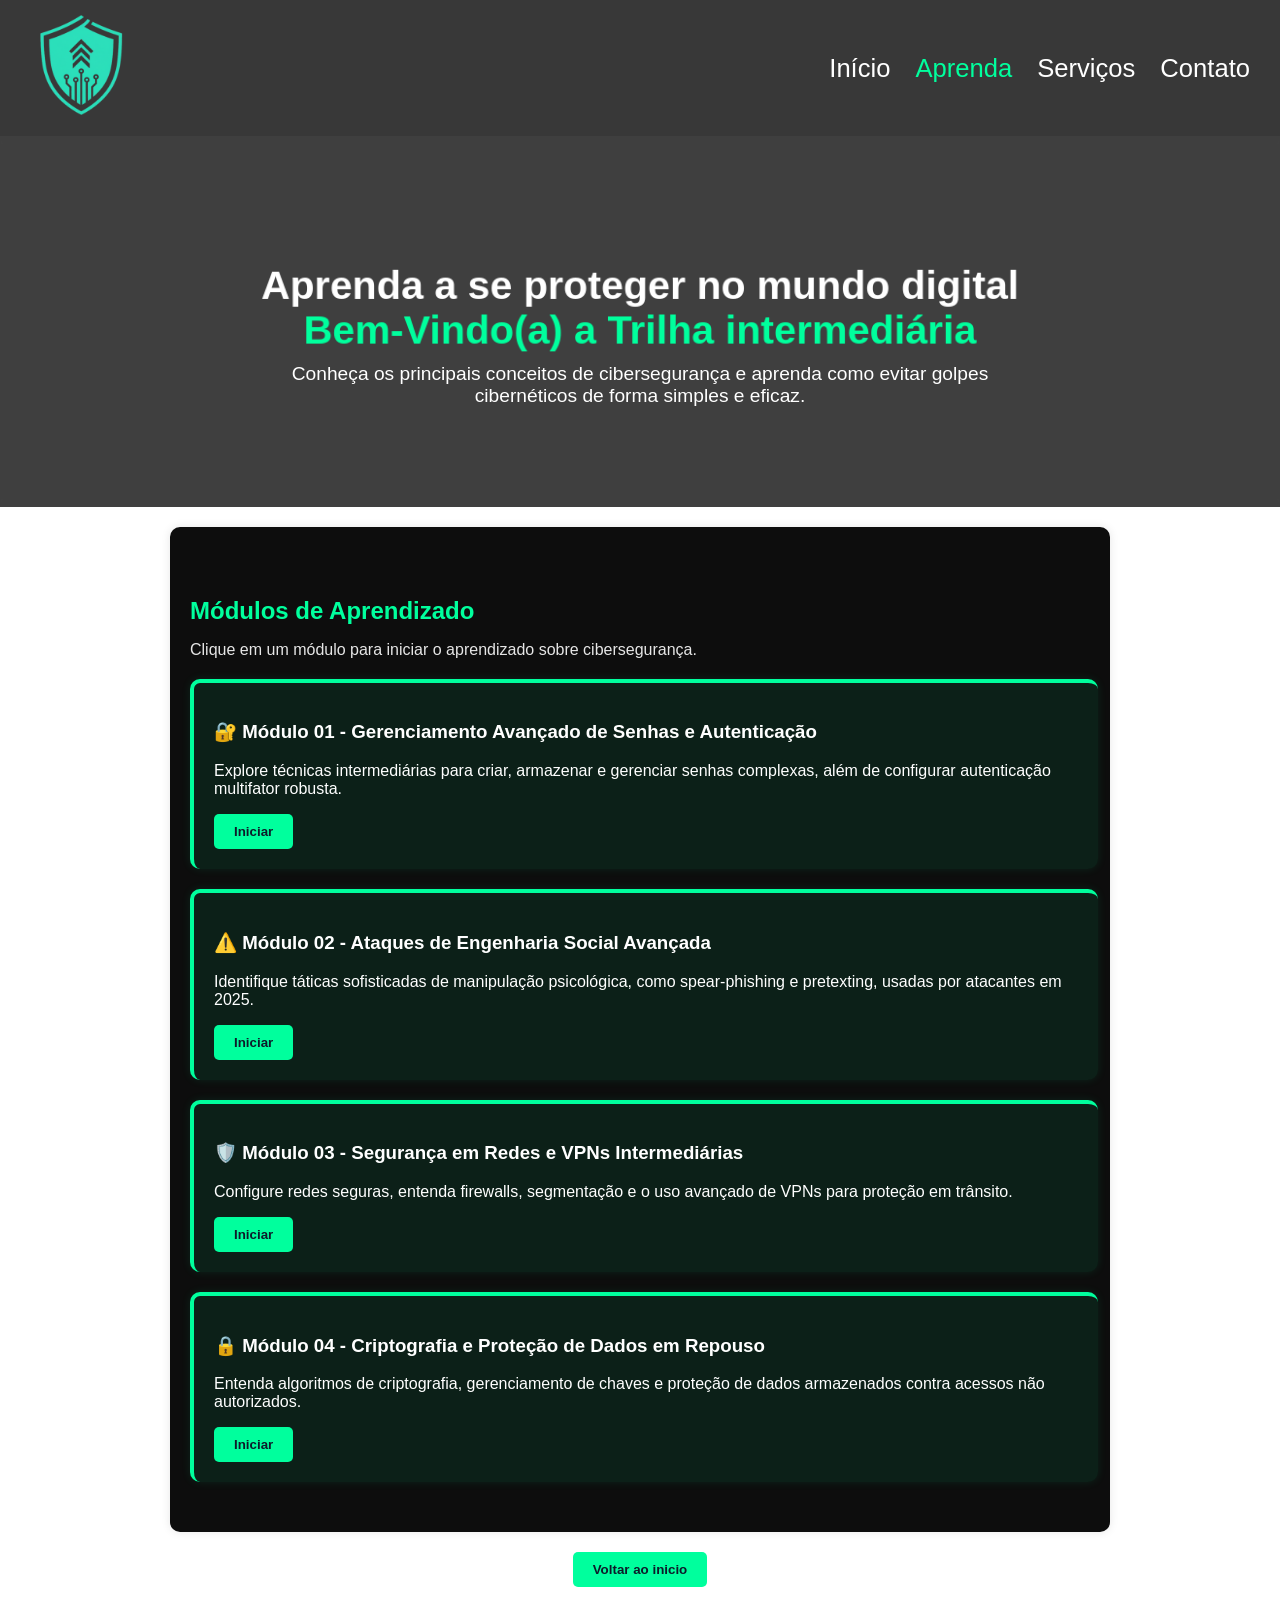
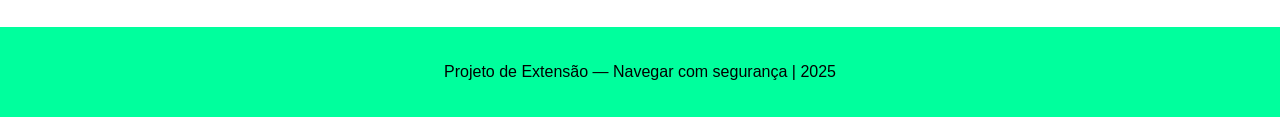
<file: trilhaIntermediario.html>
<!DOCTYPE html>
<html lang="pt-BR">
<head>
  <meta charset="UTF-8">
  <meta name="viewport" content="width=device-width, initial-scale=1.0">
  <link rel="stylesheet" href="css/style.css">
  <title>Trilha Intermediaria</title>
  <style>
    /* 🔽 AJUSTE DE LAYOUT: módulos empilhados */
    .container-modulos {
      display: flex;
      flex-direction: column;
      gap: 20px;
      margin-top: 20px;
    }
    .modulos {
      width: 96%;
      background: rgba(0, 255, 157, 0.08);
      padding: 20px;
      border-left: 4px solid #00ff9d;
      border-radius: 10px;
      color: white;
      box-shadow: 0 0 10px rgba(0, 255, 157, 0.1);
      transition: 0.3s;
    }
  </style>
</head>
<body>

  <!-- NAVBAR -->
  <nav class="navbar">
    <div class="logo"><img src="assets/Gemini_Generated_Image_8ipore8ipore8ipo.png" style="width: 100px;" alt="Logo"></div>
    <ul class="nav-links" id="navLinks">
      <li><a href="index.html">Início</a></li>
      <li><a href="aprenda.html" style="color:#00ff9d;">Aprenda</a></li>
      <li><a href="#">Serviços</a></li>
      <li><a href="#">Contato</a></li>
    </ul>
    <div class="menu-toggle" id="menuToggle">&#9776;</div>
  </nav>

  <!-- SCRIPT NAVBAR MOBILE -->
  <script>
    const menuToggle = document.getElementById('menuToggle');
    const navLinks = document.getElementById('navLinks');
    menuToggle.addEventListener('click', () => navLinks.classList.toggle('active'));
  </script>

  <!-- HERO -->
  <header class="hero">
    <div class="overlay"></div>
    <div class="conteudo-hero">
      <h1 class="animar">Aprenda a se proteger no mundo digital<br> <span style="color: #00ff9d;">Bem-Vindo(a) a Trilha intermediária</h1>
      <p>Conheça os principais conceitos de cibersegurança e aprenda como evitar golpes cibernéticos de forma simples e eficaz.</p>
    </div>
  </header>

  <!-- SEÇÃO DE CONTEÚDO PRINCIPAL -->
  <section id="conteudo-aprendizado">
    <h2>Módulos de Aprendizado</h2>
    <p>Clique em um módulo para iniciar o aprendizado sobre cibersegurança.</p>

    <div class="container-modulos">

      <!-- MÓDULO 01 -->
      <div class="modulos">
        <h3>🔐 Módulo 01 - Gerenciamento Avançado de Senhas e Autenticação</h3>
        <p>Explore técnicas intermediárias para criar, armazenar e gerenciar senhas complexas, além de configurar autenticação multifator robusta.</p>
        <button class="botao-form" onclick="abrirModulo('mod1')">Iniciar</button>

        <div id="mod1" class="conteudo-modulo" style="display:none;">
          <p>O gerenciamento de senhas vai além de criar combinações fortes; envolve o uso de gerenciadores e estratégias para autenticação segura em múltiplos serviços.</p>

          <!-- 🔹 Texto de Estudo -->

<div class="estudo" style="background:#0b0b0b;padding:15px;border-radius:8px;margin-bottom:12px;color:#e6e6e6;">
  <h4 style="color:#00ff9d;margin-top:0;">Conteúdo de Estudo — Gerenciamento Avançado de Senhas e Autenticação</h4>

  <p>O gerenciamento de senhas é o alicerce da segurança digital moderna. Senhas fracas ou reutilizadas são responsáveis por mais de 80% das violações de contas em 2025. Um <strong>gerenciador de senhas</strong> (como Bitwarden, 1Password ou LastPass) resolve isso ao armazenar todas as suas credenciais em um cofre criptografado com AES-256, acessível apenas com uma senha-mestre forte. Ele gera automaticamente senhas complexas de <strong>mínimo 16 caracteres</strong>, incluindo letras maiúsculas, minúsculas, números e símbolos especiais (ex.: <code>K7#mP9$xL2@qW8!</code>). Isso impede ataques de força bruta e dicionário, que são automatizados e testam milhões de combinações por segundo.</p>

  <p>Reutilizar senhas é um erro fatal: se um site for hackeado, os atacantes usam <strong>credential stuffing</strong> — ferramentas como Sentry MBA ou OpenBullet — para testar automaticamente as mesmas credenciais em centenas de outros serviços (bancos, e-mails, redes sociais). Um gerenciador elimina isso ao garantir que <strong>cada conta tenha uma senha única e aleatória</strong>. Além disso, sincroniza entre celular, computador e tablet, com autenticação biométrica (impressão digital ou Face ID) para acesso rápido e seguro.</p>

  <p>A <strong>autenticação multifator (MFA)</strong> é a segunda camada essencial. Ela exige <strong>pelo menos dois fatores</strong>: algo que você sabe (senha), algo que você tem (celular ou chave física) ou algo que você é (biometria). O SMS é comum, mas <strong>extremamente vulnerável ao SIM swapping</strong>: o atacante liga para a operadora, se passa por você com dados vazados (CPF, nome da mãe) e transfere seu número para um chip dele. A partir daí, intercepta todos os códigos 2FA. A solução segura é usar <strong>aplicativos autenticadores como Google Authenticator, Microsoft Authenticator ou Authy</strong>, que geram códigos a cada 30 segundos sem precisar de internet, ou melhor ainda: <strong>chaves de hardware como YubiKey ou Titan Security Key</strong>, que se conectam via USB ou NFC e exigem toque físico.</p>

  <p>O futuro da autenticação é o <strong>FIDO2/WebAuthn</strong>, padrão adotado por Google, Microsoft e Apple. Ele elimina senhas completamente, usando <strong>chaves criptográficas assimétricas</strong>: a chave privada fica no dispositivo (celular ou YubiKey), e a pública no servidor. Ao logar, o site envia um desafio criptográfico que só seu dispositivo pode responder. Isso torna <strong>impossível phishing, força bruta ou roubo de senha</strong>, pois a chave privada nunca sai do hardware. Bancos e governos já estão migrando para esse modelo em 2025.</p>

  <p>Outras práticas avançadas incluem: <strong>monitorar vazamentos com Have I Been Pwned</strong> (insira seu e-mail e receba alertas se aparecer em breaches), <strong>rotacionar senhas de contas críticas a cada 90 dias</strong> (banco, e-mail corporativo), e em empresas, aplicar <strong>políticas de senha</strong> com bloqueio após 5 tentativas erradas, expiração forçada e proibição de senhas comuns (como “123456” ou “admin2025”). Em resumo, a combinação de gerenciador de senhas, MFA robusta, FIDO2 e higiene digital forma uma defesa impenetrável contra os vetores mais comuns de ataque em 2025.</p>
</div>

     <section id="video-caso">
        <h2>Gerenciador de Senhas</h2>
        <p>Assista ao vídeo abaixo para entender como funciona um Gerenciador de Senhas</p>
        <div class="video-container">
            <iframe width="1236" height="695" src="https://www.youtube.com/embed/2uZBf4xaPug" title="GERENCIADOR DE SENHAS: é seguro?" frameborder="0" allow="accelerometer; autoplay; clipboard-write; encrypted-media; gyroscope; picture-in-picture; web-share" referrerpolicy="strict-origin-when-cross-origin" allowfullscreen></iframe>
        </div>
    </section>


          <form id="quiz1">
            <div class="pergunta"><strong>1.</strong> Qual é a principal vantagem de um gerenciador de senhas?<br>
              <label><input type="radio" name="q1_1" value="0"> Armazenar senhas em texto plano para acesso rápido</label><br>
              <label><input type="radio" name="q1_1" value="1"> Gerar e armazenar senhas complexas de forma criptografada</label><br>
              <label><input type="radio" name="q1_1" value="0"> Compartilhar senhas facilmente com equipes</label>
            </div>

            <div class="pergunta"><strong>2.</strong> Por que evitar SMS na autenticação multifator?<br>
              <label><input type="radio" name="q1_2" value="1"> Vulnerável a ataques de SIM swapping</label><br>
              <label><input type="radio" name="q1_2" value="0"> Mais rápido que apps autenticadores</label><br>
              <label><input type="radio" name="q1_2" value="0"> Não requer conexão à internet</label>
            </div>

            <div class="pergunta"><strong>3.</strong> Qual comprimento mínimo recomendado para senhas geradas?<br>
              <label><input type="radio" name="q1_3" value="0"> 8 caracteres</label><br>
              <label><input type="radio" name="q1_3" value="1"> 16 caracteres com variações</label><br>
              <label><input type="radio" name="q1_3" value="0"> 12 caracteres apenas números</label>
            </div>

            <div class="pergunta"><strong>4.</strong> O que é credential stuffing?<br>
              <label><input type="radio" name="q1_4" value="1"> Uso de credenciais vazadas em múltiplos serviços</label><br>
              <label><input type="radio" name="q1_4" value="0"> Criação manual de senhas fortes</label><br>
              <label><input type="radio" name="q1_4" value="0"> Armazenamento local de tokens</label>
            </div>

            <div class="pergunta"><strong>5.</strong> Qual ferramenta é preferida para MFA segura?<br>
              <label><input type="radio" name="q1_5" value="1"> Apps como Google Authenticator ou Authy</label><br>
              <label><input type="radio" name="q1_5" value="0"> E-mail de recuperação</label><br>
              <label><input type="radio" name="q1_5" value="0"> Perguntas de segurança</label>
            </div>

            <div class="pergunta"><strong>6.</strong> O que é FIDO2/WebAuthn?<br>
              <label><input type="radio" name="q1_6" value="0"> Protocolo de criptografia de e-mails</label><br>
              <label><input type="radio" name="q1_6" value="1"> Autenticação sem senha usando chaves criptográficas</label><br>
              <label><input type="radio" name="q1_6" value="0"> Gerenciador de senhas open-source</label>
            </div>

            <div class="pergunta"><strong>7.</strong> Como monitorar vazamentos de senhas?<br>
              <label><input type="radio" name="q1_7" value="1"> Usar serviços como Have I Been Pwned</label><br>
              <label><input type="radio" name="q1_7" value="0"> Verificar manualmente em bancos de dados</label><br>
              <label><input type="radio" name="q1_7" value="0"> Ignorar, pois é raro</label>
            </div>

            <div class="pergunta"><strong>8.</strong> Qual prática deve ser evitada em políticas de senha?<br>
              <label><input type="radio" name="q1_8" value="0"> Rotação periódica em contas críticas</label><br>
              <label><input type="radio" name="q1_8" value="1"> Reutilização de senhas entre serviços</label><br>
              <label><input type="radio" name="q1_8" value="0"> Bloqueio após tentativas falhas</label>
            </div>

            <div class="pergunta"><strong>9.</strong> O que um YubiKey proporciona?<br>
              <label><input type="radio" name="q1_9" value="1"> Autenticação hardware resistente a phishing</label><br>
              <label><input type="radio" name="q1_9" value="0"> Armazenamento ilimitado de senhas</label><br>
              <label><input type="radio" name="q1_9" value="0"> Backup automático de MFA</label>
            </div>

            <div class="pergunta"><strong>10.</strong> Qual é o risco de senhas fracas?<br>
              <label><input type="radio" name="q1_10" value="0"> Aumento de desempenho do sistema</label><br>
              <label><input type="radio" name="q1_10" value="1"> Facilitação de ataques de força bruta e breaches</label><br>
              <label><input type="radio" name="q1_10" value="0"> Redução de complexidade de login</label>
            </div>

            <button type="submit" class="botao-form">Enviar</button>
            <p class="resultado"></p>
          </form>
        </div>
      </div>

      <!-- MÓDULO 02 -->
      <div class="modulos">
        <h3>⚠️ Módulo 02 - Ataques de Engenharia Social Avançada</h3>
        <p>Identifique táticas sofisticadas de manipulação psicológica, como spear-phishing e pretexting, usadas por atacantes em 2025.</p>
        <button class="botao-form" onclick="abrirModulo('mod2')">Iniciar</button>

        <div id="mod2" class="conteudo-modulo" style="display:none;">
          <p>A engenharia social evoluiu com IA e dados públicos, permitindo ataques personalizados que exploram confiança e urgência.</p>


<div class="estudo" style="background:#0b0b0b;padding:15px;border-radius:8px;margin-bottom:12px;color:#e6e6e6;">
  <h4 style="color:#00ff9d;margin-top:0;">Conteúdo de Estudo — Ataques de Engenharia Social Avançada</h4>

  <p>A engenharia social é a arte de manipular pessoas para revelar informações ou realizar ações perigosas. Em 2025, ela é responsável por <strong>cerca de 90% das violações de dados</strong>, segundo relatórios da Verizon e IBM. O <strong>spear-phishing</strong> é a forma mais sofisticada: o atacante pesquisa a vítima em redes sociais, LinkedIn, sites corporativos e usa <strong>OSINT (Open Source Intelligence)</strong> para coletar dados públicos (aniversário, nome do cachorro, cargo). Com isso, envia um e-mail personalizado: “Oi João, vi que você é gerente de TI na Empresa X. Anexo o relatório de segurança que discutimos na conferência.” O anexo contém ransomware ou spyware.</p>

  <p>O <strong>vishing (voice phishing)</strong> evoluiu com IA: usando apenas 3 segundos de áudio de uma reunião gravada ou vídeo no YouTube, ferramentas como Respeecher ou ElevenLabs clonam a voz do chefe, do banco ou de um familiar. A vítima recebe uma ligação: “Aqui é o Dr. Silva, do hospital. Sua mãe sofreu um acidente e precisa de transferência urgente para cirurgia.” A pressão emocional faz a pessoa agir sem pensar. Esse ataque já causou prejuízos de milhões em 2025.</p>

  <p>O <strong>pretexting</strong> cria um cenário falso completo: um golpista liga se passando por suporte técnico da Microsoft: “Detectamos um vírus crítico no seu PC. Se não agirmos agora, todos os seus arquivos serão apagados.” Ele convence a vítima a instalar AnyDesk ou TeamViewer, dando acesso remoto total. Já o <strong>BEC (Business Email Compromise)</strong> compromete o e-mail do CEO (via senha fraca ou phishing) e envia mensagens para o financeiro: “Aprovar transferência de R$ 500.000 para fornecedor urgente. Assinado, Diretor.” Sem verificação, o dinheiro some.</p>

  <p>Outras táticas incluem: <strong>baiting</strong> (deixar um pen drive rotulado “Salários 2025” na copa da empresa — ao plugar, instala malware), <strong>quid pro quo</strong> (oferecer ajuda técnica gratuita em troca de acesso) e <strong>tailgating</strong> (seguir um funcionário autorizado para entrar em área restrita). Todas exploram <strong>urgência artificial</strong>: “Faça agora ou perca tudo!” Isso desativa o pensamento crítico.</p>

  <p>A defesa é simples, mas poderosa: <strong>verificação multifonte</strong>. Nunca aja com base em um único canal. Recebeu um e-mail urgente do chefe? Ligue para ele usando o número do crachá ou ramal interno, nunca o do e-mail. O princípio do <strong>zero trust</strong> (“nunca confie, sempre verifique”) é obrigatório em empresas. Treinamento regular, simulações de phishing e políticas de dupla aprovação para transferências reduzem o risco em 95%. A tecnologia ajuda, mas <strong>o fator humano é o elo mais fraco — e mais forte — da segurança</strong>.</p>
</div>

               <section id="video-caso">
        <h2>Alguns golpes de engenharia social</h2>
        <p>Assista ao vídeo abaixo para entender como funciona um ataques de engenharia social</p>
        <div class="video-container">
            <iframe width="1236" height="695" src="https://www.youtube.com/embed/r8OQ2vuyb2k" title="05 golpes de Engenharia Social que usam para enganar você" frameborder="0" allow="accelerometer; autoplay; clipboard-write; encrypted-media; gyroscope; picture-in-picture; web-share" referrerpolicy="strict-origin-when-cross-origin" allowfullscreen></iframe>
        </div>
    </section>

          <form id="quiz2">
            <div class="pergunta"><strong>1.</strong> O que diferencia spear-phishing do phishing comum?<br>
              <label><input type="radio" name="q2_1" value="0"> Envio em massa para milhões</label><br>
              <label><input type="radio" name="q2_1" value="1"> Personalização com dados específicos da vítima</label><br>
              <label><input type="radio" name="q2_1" value="0"> Uso exclusivo de SMS</label>
            </div>

            <div class="pergunta"><strong>2.</strong> Qual tática usa clonagem de voz por IA?<br>
              <label><input type="radio" name="q2_2" value="1"> Vishing avançado</label><br>
              <label><input type="radio" name="q2_2" value="0"> Baiting físico</label><br>
              <label><input type="radio" name="q2_2" value="0"> Tailgating</label>
            </div>

            <div class="pergunta"><strong>3.</strong> O que é pretexting?<br>
              <label><input type="radio" name="q2_3" value="1"> Criação de cenário falso para extrair informações</label><br>
              <label><input type="radio" name="q2_3" value="0"> Envio de malware via e-mail</label><br>
              <label><input type="radio" name="q2_3" value="0"> Exploração de vulnerabilidades técnicas</label>
            </div>

            <div class="pergunta"><strong>4.</strong> BEC refere-se a:<br>
              <label><input type="radio" name="q2_4" value="1"> Comprometimento de e-mail corporativo</label><br>
              <label><input type="radio" name="q2_4" value="0"> Backup automático de contas</label><br>
              <label><input type="radio" name="q2_4" value="0"> Bloqueio de e-mails suspeitos</label>
            </div>

            <div class="pergunta"><strong>5.</strong> Como se defender de ataques de autoridade falsa?<br>
              <label><input type="radio" name="q2_5" value="0"> Agir imediatamente na solicitação</label><br>
              <label><input type="radio" name="q2_5" value="1"> Verificar via canal oficial independente</label><br>
              <label><input type="radio" name="q2_5" value="0"> Compartilhar com colegas</label>
            </div>

            <div class="pergunta"><strong>6.</strong> Qual é um sinal de urgência artificial?<br>
              <label><input type="radio" name="q2_6" value="0"> Pedidos rotineiros de atualização</label><br>
              <label><input type="radio" name="q2_6" value="1"> Solicitações de ação imediata sem protocolo</label><br>
              <label><input type="radio" name="q2_6" value="0"> Confirmação por múltiplos canais</label>
            </div>

            <div class="pergunta"><strong>7.</strong> O que é quid pro quo?<br>
              <label><input type="radio" name="q2_7" value="1"> Oferta de ajuda em troca de acesso</label><br>
              <label><input type="radio" name="q2_7" value="0"> Troca de senhas entre equipes</label><br>
              <label><input type="radio" name="q2_7" value="0"> Backup recíproco de dados</label>
            </div>

            <div class="pergunta"><strong>8.</strong> Qual princípio mitiga engenharia social?<br>
              <label><input type="radio" name="q2_8" value="0"> Confiança implícita em e-mails</label><br>
              <label><input type="radio" name="q2_8" value="1"> Zero trust – verificar tudo</label><br>
              <label><input type="radio" name="q2_8" value="0"> Resposta rápida a urgências</label>
            </div>

            <div class="pergunta"><strong>9.</strong> Como OSINT auxilia atacantes?<br>
              <label><input type="radio" name="q2_9" value="1"> Coleta de dados públicos para personalização</label><br>
              <label><input type="radio" name="q2_9" value="0"> Criptografia de mensagens</label><br>
              <label><input type="radio" name="q2_9" value="0"> Bloqueio de IPs suspeitos</label>
            </div>

            <div class="pergunta"><strong>10.</strong> Qual porcentagem de breaches envolve engenharia social?<br>
              <label><input type="radio" name="q2_10" value="1"> Cerca de 90% segundo relatórios de 2025</label><br>
              <label><input type="radio" name="q2_10" value="0"> Menos de 20%</label><br>
              <label><input type="radio" name="q2_10" value="0"> Apenas em ataques técnicos</label>
            </div>

            <button type="submit" class="botao-form">Enviar</button>
            <p class="resultado"></p>
          </form>
        </div>
      </div>

      <!-- MÓDULO 03 -->
      <div class="modulos">
        <h3>🛡️ Módulo 03 - Segurança em Redes e VPNs Intermediárias</h3>
        <p>Configure redes seguras, entenda firewalls, segmentação e o uso avançado de VPNs para proteção em trânsito.</p>
        <button class="botao-form" onclick="abrirModulo('mod3')">Iniciar</button>

        <div id="mod3" class="conteudo-modulo" style="display:none;">
          <p>Redes mal configuradas são portas de entrada; aprenda a implementar defesas em camadas com ferramentas intermediárias.</p>


<div class="estudo" style="background:#0b0b0b;padding:15px;border-radius:8px;margin-bottom:12px;color:#e6e6e6;">
  <h4 style="color:#00ff9d;margin-top:0;">Conteúdo de Estudo — Segurança em Redes e VPNs Intermediárias</h4>

  <p>A segurança de rede é uma defesa em camadas. O <strong>firewall stateful</strong> vai além de bloquear IPs: ele acompanha o <strong>estado da conexão</strong>. Por exemplo, se você inicia uma requisição ao Google (porta 443), o firewall permite a resposta. Mas se um pacote chegar sem ter sido solicitado, é bloqueado. Isso impede ataques como SYN flood ou spoofing. Em casa, ative o firewall do Windows/macOS e use roteadores com inspeção stateful (como modelos da TP-Link ou ASUS com AiProtection).</p>

  <p>A <strong>segmentação de rede com VLANs</strong> isola dispositivos. Em uma empresa, a VLAN 10 pode ser para RH, VLAN 20 para financeiro, VLAN 30 para TI. Se um funcionário do RH for infectado por ransomware, o malware não alcança os servidores financeiros. Em casa, crie uma <strong>rede de convidados</strong> separada para IoT (câmeras, geladeira inteligente) — assim, se a câmera for hackeada, não acessa seu PC.</p>

  <p><strong>IDS (Intrusion Detection System)</strong> e <strong>IPS (Intrusion Prevention System)</strong> monitoram o tráfego em tempo real. O IDS alerta (ex.: “varredura de portas detectada”), o IPS age (bloqueia o IP automaticamente). Ferramentas como <strong>Snort</strong> ou <strong>Suricata</strong> são open-source. Para análise forense, use <strong>Wireshark</strong>: capture pacotes, filtre por IP ou protocolo e veja exatamente o que está acontecendo na rede (útil para identificar exfiltração de dados).</p>

  <p>O <strong>hardening de roteadores</strong> é essencial. Desative o <strong>WPS</strong> — o PIN de 8 dígitos pode ser quebrado em horas com ferramentas como Reaver. Mude o SSID padrão (“TP-Link_1234” revela o modelo), use <strong>WPA3</strong> (mais seguro que WPA2) e aplique o <strong>princípio do menor privilégio</strong>: o dispositivo da babá eletrônica não precisa acessar a impressora. Em empresas, bloqueie portas desnecessárias (ex.: RDP na internet).</p>

  <p>As <strong>VPNs</strong> criptografam dados em trânsito. O protocolo <strong>WireGuard</strong> é o padrão em 2025: rápido, leve e com criptografia moderna (ChaCha20). Evite <strong>PPTP</strong> — quebrado desde 1998. Em empresas, <strong>SD-WAN seguro</strong> combina múltiplas conexões (fibra, 4G) com criptografia, enquanto o <strong>ZTNA (Zero Trust Network Access)</strong> verifica identidade e contexto a cada acesso, não só no login. A combinação de firewall + VLAN + VPN + ZTNA <strong>reduz a superfície de ataque em até 80%</strong>. Em redes públicas (shoppings, aeroportos), <strong>nunca acesse banco sem VPN</strong> — ataques man-in-the-middle são comuns.</p>
</div>

                         <section id="video-caso">
        <h2>Segurança em Redes e VPNs</h2>
        <p>Assista ao vídeo abaixo para entender como funciona Segurança em Redes e VPNs</p>
        <div class="video-container">
        <iframe width="1236" height="695" src="https://www.youtube.com/embed/wlQsKxCWCY4" title="Segurança em Redes de Computadores - VPN Rede Privada Virtual" frameborder="0" allow="accelerometer; autoplay; clipboard-write; encrypted-media; gyroscope; picture-in-picture; web-share" referrerpolicy="strict-origin-when-cross-origin" allowfullscreen></iframe>
        </div>
    </section>


          <form id="quiz3">
            <div class="pergunta"><strong>1.</strong> O que um firewall stateful faz?<br>
              <label><input type="radio" name="q3_1" value="1"> Inspeciona pacotes com base no estado da conexão</label><br>
              <label><input type="radio" name="q3_1" value="0"> Apenas bloqueia IPs fixos</label><br>
              <label><input type="radio" name="q3_1" value="0"> Armazena logs indefinidamente</label>
            </div>

            <div class="pergunta"><strong>2.</strong> Qual protocolo VPN é recomendado em 2025?<br>
              <label><input type="radio" name="q3_2" value="0"> PPTP</label><br>
              <label><input type="radio" name="q3_2" value="1"> WireGuard</label><br>
              <label><input type="radio" name="q3_2" value="0"> L2TP</label>
            </div>

            <div class="pergunta"><strong>3.</strong> O que é segmentação de rede?<br>
              <label><input type="radio" name="q3_3" value="1"> Isolamento de sub-redes via VLANs</label><br>
              <label><input type="radio" name="q3_3" value="0"> Aumento de velocidade geral</label><br>
              <label><input type="radio" name="q3_3" value="0"> Backup de configurações</label>
            </div>

            <div class="pergunta"><strong>4.</strong> IDS/IPS serve para:<br>
              <label><input type="radio" name="q3_4" value="0"> Apenas detectar malware</label><br>
              <label><input type="radio" name="q3_4" value="1"> Detectar e prevenir intrusões em tempo real</label><br>
              <label><input type="radio" name="q3_4" value="0"> Gerenciar senhas de rede</label>
            </div>

            <div class="pergunta"><strong>5.</strong> Por que desativar WPS em roteadores?<br>
              <label><input type="radio" name="q3_5" value="1"> Vulnerável a ataques de força bruta no PIN</label><br>
              <label><input type="radio" name="q3_5" value="0"> Reduz velocidade Wi-Fi</label><br>
              <label><input type="radio" name="q3_5" value="0"> Consome mais energia</label>
            </div>

            <div class="pergunta"><strong>6.</strong> O que é ZTNA?<br>
              <label><input type="radio" name="q3_6" value="0"> VPN tradicional</label><br>
              <label><input type="radio" name="q3_6" value="1"> Acesso de rede zero trust com verificação contínua</label><br>
              <label><input type="radio" name="q3_6" value="0"> Firewall básico</label>
            </div>

            <div class="pergunta"><strong>7.</strong> Qual ferramenta analisa tráfego de rede?<br>
              <label><input type="radio" name="q3_7" value="1"> Wireshark</label><br>
              <label><input type="radio" name="q3_7" value="0"> Notepad</label><br>
              <label><input type="radio" name="q3_7" value="0"> Calculator</label>
            </div>

            <div class="pergunta"><strong>8.</strong> Princípio do menor privilégio significa:<br>
              <label><input type="radio" name="q3_8" value="0"> Acesso total para administradores</label><br>
              <label><input type="radio" name="q3_8" value="1"> Conceder apenas permissões necessárias</label><br>
              <label><input type="radio" name="q3_8" value="0"> Compartilhar credenciais</label>
            </div>

            <div class="pergunta"><strong>9.</strong> SD-WAN seguro integra:<br>
              <label><input type="radio" name="q3_9" value="1"> Rede definida por software com criptografia</label><br>
              <label><input type="radio" name="q3_9" value="0"> Apenas aumento de banda</label><br>
              <label><input type="radio" name="q3_9" value="0"> Backup de hardware</label>
            </div>

            <div class="pergunta"><strong>10.</strong> Camadas de segurança reduzem ataque em quanto?<br>
              <label><input type="radio" name="q3_10" value="0"> 20%</label><br>
              <label><input type="radio" name="q3_10" value="1"> Cerca de 80%</label><br>
              <label><input type="radio" name="q3_10" value="0"> 100%</label>
            </div>

            <button type="submit" class="botao-form">Enviar</button>
            <p class="resultado"></p>
          </form>
        </div>
      </div>

      <!-- MÓDULO 04 -->
      <div class="modulos">
        <h3>🔒 Módulo 04 - Criptografia e Proteção de Dados em Repouso</h3>
        <p>Entenda algoritmos de criptografia, gerenciamento de chaves e proteção de dados armazenados contra acessos não autorizados.</p>
        <button class="botao-form" onclick="abrirModulo('mod4')">Iniciar</button>

        <div id="mod4" class="conteudo-modulo" style="display:none;">
          <p>A criptografia intermediária protege dados em discos, bancos e backups, usando padrões como AES-256 e PBKDF2.</p>


<div class="estudo" style="background:#0b0b0b;padding:15px;border-radius:8px;margin-bottom:12px;color:#e6e6e6;">
  <h4 style="color:#00ff9d;margin-top:0;">Conteúdo de Estudo — Criptografia e Proteção de Dados em Repouso</h4>

  <p>A criptografia em repouso protege dados armazenados (discos, bancos, backups). O <strong>AES-256</strong> é o padrão ouro: algoritmo simétrico aprovado pela NSA, usado em <strong>Full Disk Encryption (FDE)</strong>. No Windows, o <strong>BitLocker</strong> criptografa todo o HD com TPM (chip seguro no PC). No macOS, o <strong>FileVault</strong> faz o mesmo. Em bancos de dados, a <strong>TDE (Transparent Data Encryption)</strong> criptografa arquivos .mdf/.ldf sem alterar o código da aplicação — o banco descriptografa automaticamente para usuários autorizados.</p>

  <p>O <strong>gerenciamento de chaves</strong> é crítico. Uma chave perdida = dados perdidos para sempre. Uma chave roubada = dados expostos. Use <strong>HSMs (Hardware Security Modules)</strong> — dispositivos físicos tamper-proof que geram, armazenam e rotacionam chaves. Ou serviços na nuvem como <strong>AWS KMS</strong> ou <strong>Azure Key Vault</strong>. <strong>Rotacione chaves a cada 90 dias</strong>: mesmo que uma seja comprometida, só descriptografa dados de um período limitado. Faça backup das chaves em local seguro e criptografado.</p>

  <p>Para senhas armazenadas, <strong>nunca use MD5 ou SHA-1</strong> — quebrados há décadas. Use <strong>PBKDF2, bcrypt ou Argon2 com sal aleatório</strong>. O “sal” é um valor único por usuário que impede rainbow tables. O Argon2 é o mais seguro contra GPUs (usado em ataques de força bruta). A <strong>tokenização</strong> substitui dados sensíveis (ex.: cartão 1234-5678-9012-3456) por um token aleatório (ex.: tok_7x9p2m), mantendo o formato para sistemas legados, mas sem expor o dado real.</p>

  <p>A <strong>criptografia assimétrica (RSA)</strong> usa par de chaves: pública (para criptografar) e privada (para descriptografar). É usada para troca segura de chaves simétricas (ex.: TLS em HTTPS). Mas computadores quânticos (previstos para 2030) quebrarão RSA e ECC. A <strong>criptografia pós-quântica</strong> usa algoritmos baseados em lattice, hash ou código (ex.: Kyber, Dilithium) — já em teste pelo NIST. Use <strong>OpenSSL</strong> para testar: <code>openssl enc -aes-256-cbc -in arquivo.txt -out arquivo.enc</code>.</p>

  <p>Boas práticas: <strong>backups sempre criptografados</strong> (nunca em texto plano), <strong>destruição segura</strong> (overwrite com 3 passagens ou trituração física de HDs), auditoria de chaves e conformidade com <strong>LGPD</strong> (art. 46 exige criptografia para dados sensíveis). Uma chave mal gerenciada pode expor anos de informações. Em 2025, a criptografia em repouso não é mais opcional — é <strong>obrigação técnica, legal e ética</strong>.</p>
</div>

                         <section id="video-caso">
        <h2>Criptografia</h2>
        <p>Assista ao vídeo abaixo para entender como funciona a criptografia</p>
        <div class="video-container">
        <iframe width="1236" height="695" src="https://www.youtube.com/embed/AO8sF4JfD-Y" title="O Que é Criptografia e Como Funciona (Tipos de Criptografia | Chave Simétrica x Chave Assimétrica)" frameborder="0" allow="accelerometer; autoplay; clipboard-write; encrypted-media; gyroscope; picture-in-picture; web-share" referrerpolicy="strict-origin-when-cross-origin" allowfullscreen></iframe>
        </div>
    </section>


          <form id="quiz4">
            <div class="pergunta"><strong>1.</strong> Qual algoritmo é padrão para criptografia em repouso?<br>
              <label><input type="radio" name="q4_1" value="0"> DES</label><br>
              <label><input type="radio" name="q4_1" value="1"> AES-256</label><br>
              <label><input type="radio" name="q4_1" value="0"> MD5</label>
            </div>

            <div class="pergunta"><strong>2.</strong> O que é HSM?<br>
              <label><input type="radio" name="q4_2" value="1"> Módulo de segurança hardware para chaves</label><br>
              <label><input type="radio" name="q4_2" value="0"> Software de backup</label><br>
              <label><input type="radio" name="q4_2" value="0"> Firewall de rede</label>
            </div>

            <div class="pergunta"><strong>3.</strong> FDE significa:<br>
              <label><input type="radio" name="q4_3" value="0"> Firewall Disk Encryption</label><br>
              <label><input type="radio" name="q4_3" value="1"> Full Disk Encryption</label><br>
              <label><input type="radio" name="q4_3" value="0"> File Download Engine</label>
            </div>

            <div class="pergunta"><strong>4.</strong> Para hashing de senhas, use:<br>
              <label><input type="radio" name="q4_4" value="0"> SHA-1</label><br>
              <label><input type="radio" name="q4_4" value="1"> Argon2 ou PBKDF2 com sal</label><br>
              <label><input type="radio" name="q4_4" value="0"> Plain text</label>
            </div>

            <div class="pergunta"><strong>5.</strong> O que é tokenização?<br>
              <label><input type="radio" name="q4_5" value="1"> Substituição de dados sensíveis por tokens</label><br>
              <label><input type="radio" name="q4_5" value="0"> Compactação de arquivos</label><br>
              <label><input type="radio" name="q4_5" value="0"> Criptografia de rede</label>
            </div>

            <div class="pergunta"><strong>6.</strong> Criptografia pós-quântica usa:<br>
              <label><input type="radio" name="q4_6" value="0"> Algoritmos clássicos</label><br>
              <label><input type="radio" name="q4_6" value="1"> Métodos baseados em lattice</label><br>
              <label><input type="radio" name="q4_6" value="0"> Apenas RSA</label>
            </div>

            <div class="pergunta"><strong>7.</strong> TDE é criptografia de:<br>
              <label><input type="radio" name="q4_7" value="1"> Banco de dados transparente</label><br>
              <label><input type="radio" name="q4_7" value="0"> Tráfego de e-mail</label><br>
              <label><input type="radio" name="q4_7" value="0"> Dispositivos móveis</label>
            </div>

            <div class="pergunta"><strong>8.</strong> Por que rotacionar chaves?<br>
              <label><input type="radio" name="q4_8" value="0"> Aumentar complexidade</label><br>
              <label><input type="radio" name="q4_8" value="1"> Limitar dano em caso de comprometimento</label><br>
              <label><input type="radio" name="q4_8" value="0"> Reduzir desempenho</label>
            </div>

            <div class="pergunta"><strong>9.</strong> Ferramenta para testar criptografia:<br>
              <label><input type="radio" name="q4_9" value="1"> OpenSSL</label><br>
              <label><input type="radio" name="q4_9" value="0"> Paint</label><br>
              <label><input type="radio" name="q4_9" value="0"> Excel</label>
            </div>

            <div class="pergunta"><strong>10.</strong> Backup de dados deve ser:<br>
              <label><input type="radio" name="q4_10" value="0"> Armazenado em claro</label><br>
              <label><input type="radio" name="q4_10" value="1"> Criptografado e com controle de acesso</label><br>
              <label><input type="radio" name="q4_10" value="0"> Compartilhado publicamente</label>
            </div>

            <button type="submit" class="botao-form">Enviar</button>
            <p class="resultado"></p>
          </form>
        </div>
      </div>

    </div>
  </section>

  <script>
    function abrirModulo(id) {
      const modulo = document.getElementById(id);
      modulo.style.display = "block";
      modulo.scrollIntoView({ behavior: "smooth", block: "start" });
    }

    document.querySelectorAll("form").forEach(form => {
      form.addEventListener("submit", function(e){
        e.preventDefault();
        let score = 0;
        const radios = this.querySelectorAll("input[type='radio']:checked");
        radios.forEach(r => score += parseInt(r.value));
        const total = this.querySelectorAll(".pergunta").length;
        const resultado = this.querySelector(".resultado");
        if(score === total){
          resultado.textContent = `✅ Parabéns! Você acertou todas as ${total} perguntas!`;
          resultado.style.color = "#00ff9d";
        } else if(score >= total / 2){
          resultado.textContent = `⚠️ Você acertou ${score} de ${total}. Continue estudando!`;
          resultado.style.color = "#ffcc00";
        } else {
          resultado.textContent = `❌ Você acertou apenas ${score} de ${total}. Tente novamente!`;
          resultado.style.color = "#ff6666";
        }
        setTimeout(() => {
          this.parentElement.style.display = "none";
        }, 3000);
      });
    });
  </script>

  <div style="text-align: center; margin-top: 20px; margin-bottom: 20px;">
    <a href="index.html"><button class="botao-form">Voltar ao inicio</button></a>
  </div>

    <footer>
        <p>Projeto de Extensão — Navegar com segurança | 2025</p>
    </footer>

</body>
</html>
</file>
<file: css/style.css>
body {
    background: url('https://images.unsplash.com/photo-1510511459019-5dda7724fd87?auto=format&fit=crop&w=1600&q=80') no-repeat center center fixed;
    background-size: cover;
    margin: 0;
    font-family: Arial, sans-serif;
    color: #e6e6e6;
}

/* Barra principal */
.navbar {
  display: flex;
  justify-content: space-between;
  align-items: center;
  background: rgba(0, 0, 0, 0.78);
  backdrop-filter: blur(3px);
  padding: 15px 30px;
  color: white;
}

/* Logo */
.logo {
  font-size: 1.5em;
  font-weight: bold;
}

/* Itens do menu */
.nav-links {
  list-style: none;
  display: flex;
  gap: 25px;
}

.nav-links li a {
  color: white;
  text-decoration: none;
  font-size: 1.6em;
  transition: 0.3s;
}

.nav-links li a:hover {
  color: #00ff9d;
}

/* Ícone do menu (hambúrguer) */
.menu-toggle {
  display: none;
  font-size: 2em;
  cursor: pointer;
}

/* --- RESPONSIVIDADE --- */
@media (max-width: 768px) {
  .nav-links {
    position: absolute;
    top: 60px;
    right: 0;
    width: 200px;
    background: #1b263b;
    flex-direction: column;
    align-items: center;
    display: none;
    padding: 20px 0;
    border-radius: 0 0 0 10px;
  }

  .nav-links.active {
    display: flex;
  }

  .menu-toggle {
    display: block;
  }
}


header {
    background: #00ff9d;
    color: white;
    padding: 60px 20px;
    text-align: center;
}

header h1 {
    font-size: 2.5rem;
    margin-bottom: 10px;
}

header p {
    font-size: 1.2rem;
    max-width: 700px;
    margin: 0 auto;
}

section {
    padding: 50px 20px;
    max-width: 900px;
    margin: auto;
    background: #0d0d0d; color: #e6e6e6;
    margin-top: 20px;
    border-radius: 10px;
    box-shadow: 0 0 10px rgba(0,0,0,0.1);
}

h2 {
    color: #00ff9d;
    margin-bottom: 15px;
}

ul {
    margin-left: 20px;
}

#opcoes-modulos {
  text-align: center; /* mantém o título centralizado */
  margin-top: 20px;
}

.container-modulos {
  display: flex;
  flex-wrap: wrap;
  justify-content: space-around;
  align-items: stretch;
  gap: 15px;
  margin-top: 20px;
}

.modulos {
  width: 28%;
  background: rgba(0, 255, 157, 0.08);
  padding: 15px;
  border-top: 4px solid #00ff9d;
  border-radius: 5px;
  color: white;
  box-shadow: 0 0 10px rgba(0, 255, 157, 0.1);
  transition: 0.3s;
}

.modulos:hover {
  transform: translateY(-5px);
  box-shadow: 0 0 15px rgba(0, 255, 157, 0.3);
}

#botao-opcoes {
  margin-top: 10px;
  background: #00ff9d;
  border: none;
  color: #0d1b2a;
  padding: 10px 20px;
  border-radius: 5px;
  cursor: pointer;
  transition: 0.3s;
}

#botao-opcoes:hover {
  background: #00cc7f;
}

/* Responsivo */
@media (max-width: 768px) {
  .container-modulos {
    flex-direction: column;
    align-items: center;
  }

  .modulos {
    width: 90%;
  }
}


.golpe {
    background: rgba(0, 255, 157, 0.08);
    padding: 15px;
    border-left: 4px solid #00ff9d;
    margin-bottom: 10px;
    border-radius: 5px;
}

footer {
    text-align: center;
    padding: 20px;
    background: #00ff9d;
    color: #000;
    margin-top: 40px;
}

.hero {
    position: relative;
    padding: 100px 20px;
    text-align: center;
    color: white;
    background: rgba(0,0,0,0.5);
}

.hero .overlay {
    position: absolute;
    top: 0;
    left: 0;
    width: 100%;
    height: 100%;
    background: rgba(0, 0, 0, 0.5);
    backdrop-filter: blur(3px);
    z-index: 1;
}

.conteudo-hero {
    position: relative;
    z-index: 2;
    max-width: 800px;
    margin: auto;
}

.conteudo-hero h1 {
    opacity: 0;
    transform: translateY(25px) scale(0.95);
    will-change: transform, opacity;
}
.conteudo-hero h1.animar {
    animation: aparecerTitulo 1.8s ease-out forwards;
    -webkit-animation: aparecerTitulo 1.8s ease-out forwards;
    animation-fill-mode: forwards;
    -webkit-animation-fill-mode: forwards;
}

#video-caso {
    padding: 50px 20px;
    max-width: 900px;
    margin: auto;
    background: #111;
    color: #e6e6e6;
    border-radius: 10px;
    box-shadow: 0 0 10px rgba(0,0,0,0.3);
}

#video-caso h2 {
    color: #00ff9d;
    margin-bottom: 15px;
}

.video-container {
    position: relative;
    padding-bottom: 56.25%;
    height: 0;
    overflow: hidden;
    border-radius: 8px;
    margin-top: 20px;
}

.video-container iframe {
    position: absolute;
    top:0;
    left:0;
    width:100%;
    height:100%;
}

#video-clonagem-voz {
    padding: 50px 20px;
    max-width: 900px;
    margin: 40px auto;
    background: #111;
    color: #e6e6e6;
    border-radius: 10px;
    box-shadow: 0 0 10px rgba(0,0,0,0.3);
}

#video-clonagem-voz h2 {
    color: #00ff9d;
    margin-bottom: 15px;
}

#video-clonagem-voz p {
    font-size: 1.1rem;
    line-height: 1.6;
}

#video-clonagem-voz .video-container {
    position: relative;
    padding-bottom: 56.25%;
    height: 0;
    overflow: hidden;
    border-radius: 8px;
    margin-top: 20px;
}

#video-clonagem-voz .video-container iframe {
    position: absolute;
    top:0;
    left:0;
    width:100%;
    height:100%;
    border: 0;
}

@-webkit-keyframes aparecerTitulo {
    0%   { opacity: 0; transform: translateY(25px) scale(0.95); }
    60%  { opacity: 1; transform: translateY(0) scale(1.03); }
    100% { opacity: 1; transform: translateY(0) scale(1); }
}
@keyframes aparecerTitulo {
    0%   { opacity: 0; transform: translateY(25px) scale(0.95); }
    60%  { opacity: 1; transform: translateY(0) scale(1.03); }
    100% { opacity: 1; transform: translateY(0) scale(1); }
}

/* FORMULARIO DO QUIZ*/

/* blocos das perguntas */
.pergunta {
  background: rgba(0, 255, 157, 0.08);
  border-left: 4px solid #00ff9d;
  padding: 15px;
  border-radius: 5px;
  margin-bottom: 10px;
  color: white;
}

/* estilização dos botões de seleção */
.pergunta input[type="radio"] {
  appearance: none;
  width: 18px;
  height: 18px;
  border: 2px solid #00ff9d;
  border-radius: 50%;
  outline: none;
  cursor: pointer;
  margin-right: 6px;
  position: relative;
  transition: 0.3s;
}

.pergunta input[type="radio"]:checked {
  background-color: #00ff9d;
  box-shadow: 0 0 5px #00ff9d;
}

/* label ajustado */
.pergunta label {
  margin-right: 15px;
  cursor: pointer;
}
.pergunta strong {
  display: block;
  margin-bottom: 10px; /* 👈 afasta o texto da pergunta das opções */
}

/* botão de envio */
.botao-form {
  background: #00ff9d;
  color: #0d1b2a;
  border: none;
  padding: 10px 20px;
  border-radius: 5px;
  cursor: pointer;
  transition: 0.3s;
  font-weight: bold;
}

.botao-form:hover {
  background: #00cc7f;
}

/* efeito suave */
.fade {
  opacity: 0;
  transform: translateY(20px);
  transition: opacity 0.6s ease, transform 0.6s ease;
}
.fade.mostrar {
  opacity: 1;
  transform: translateY(0);
}
</file>
